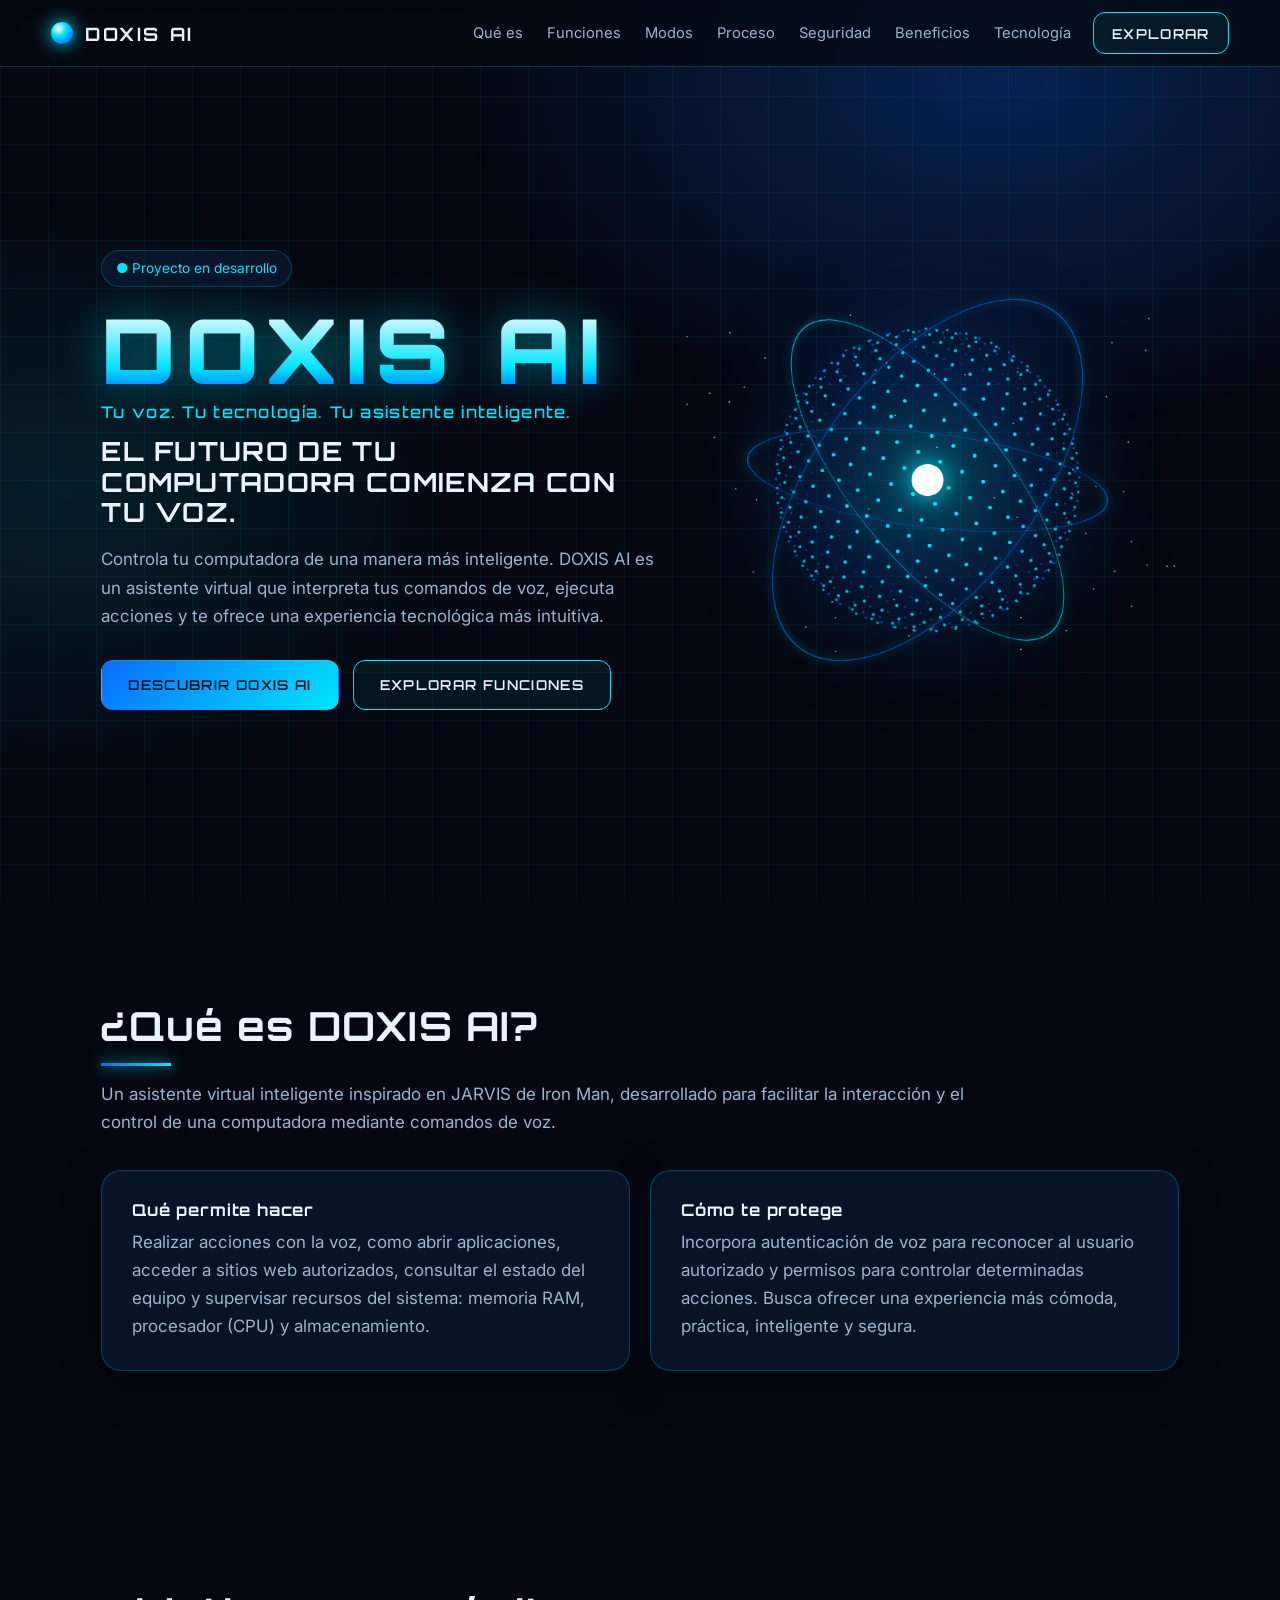
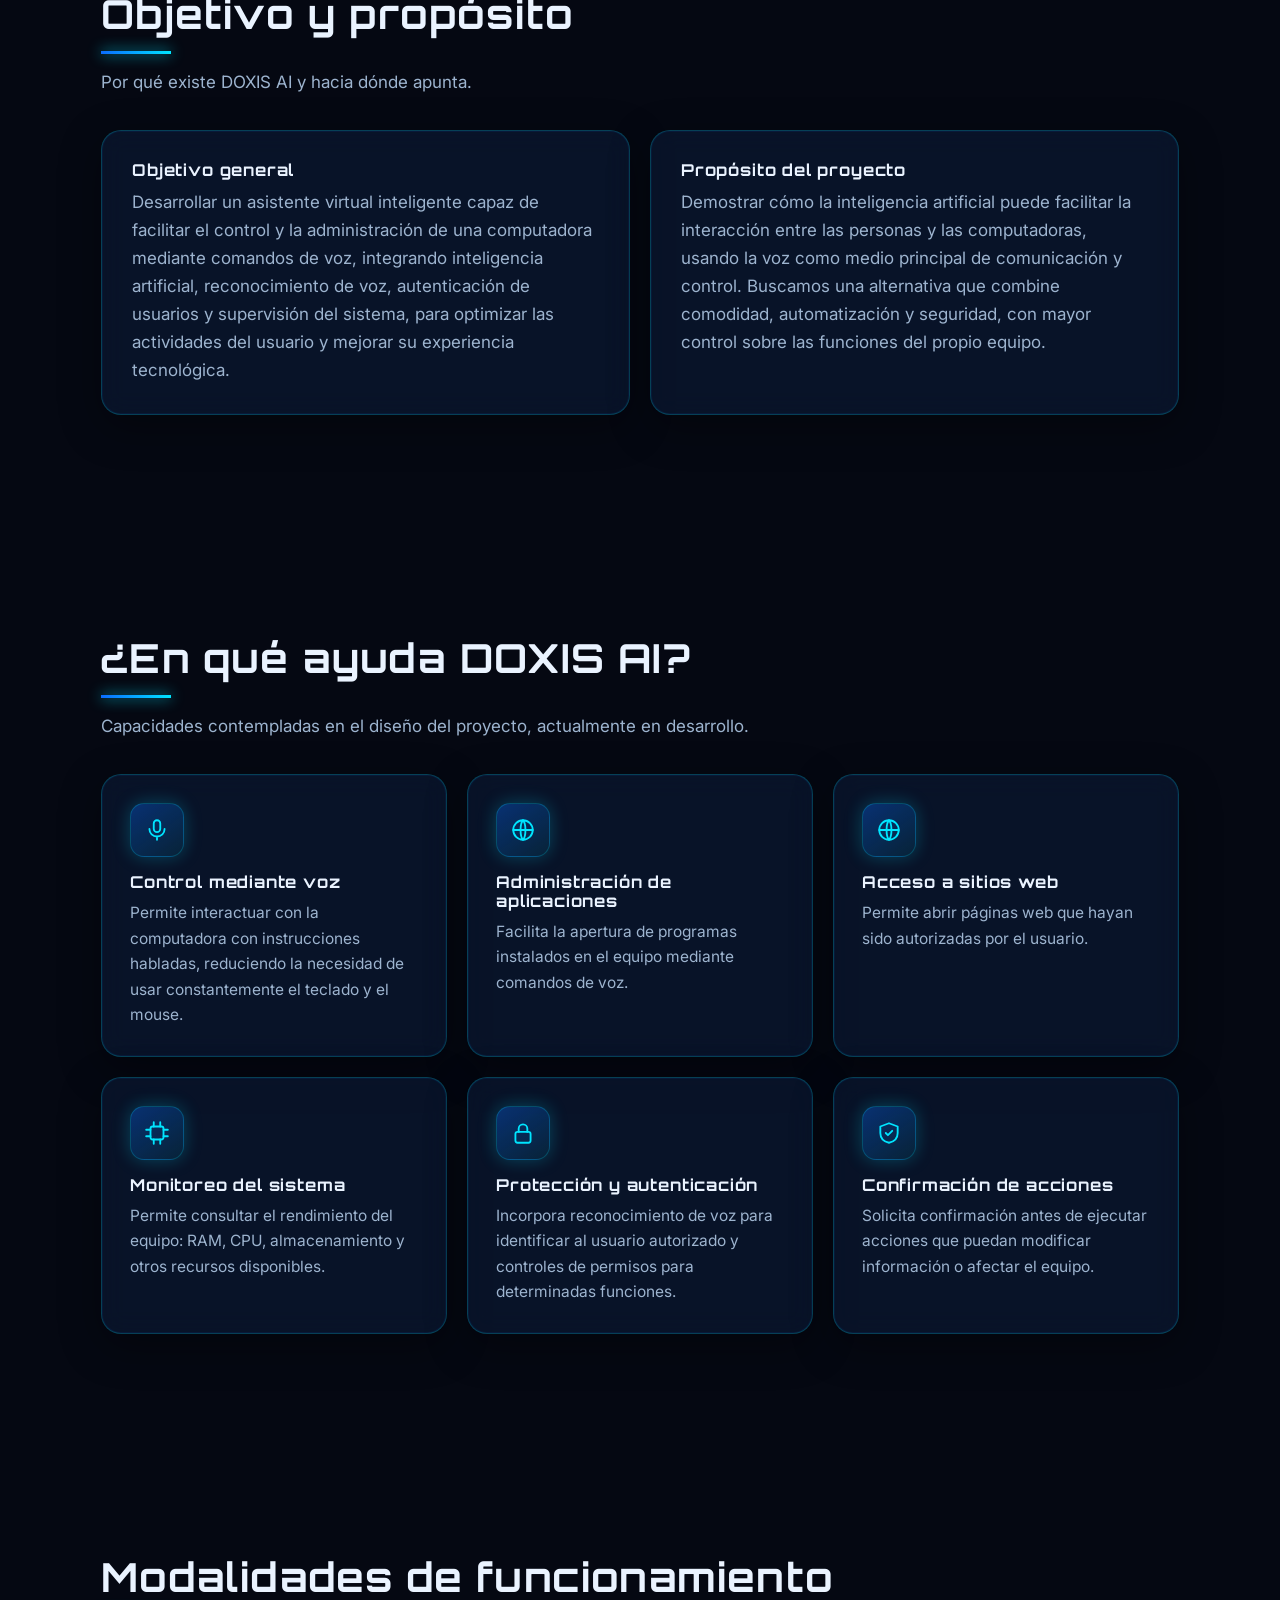
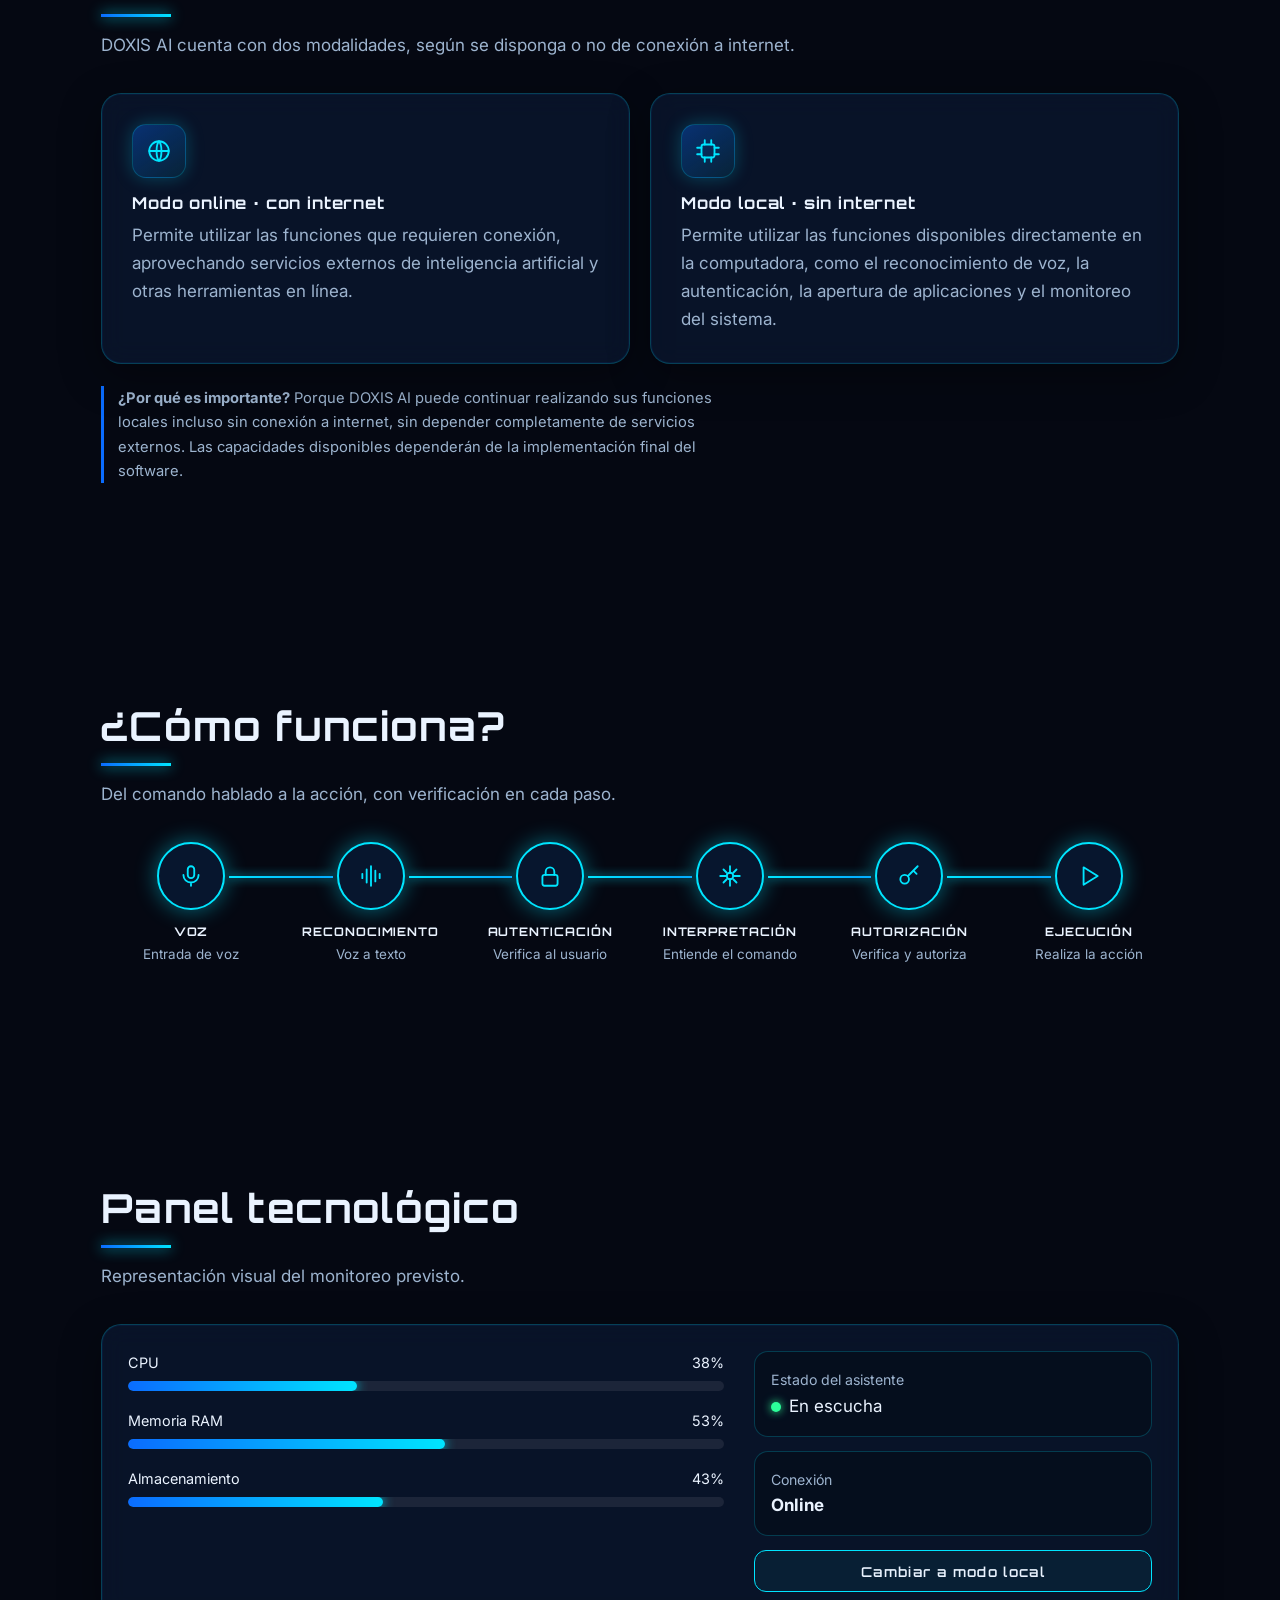
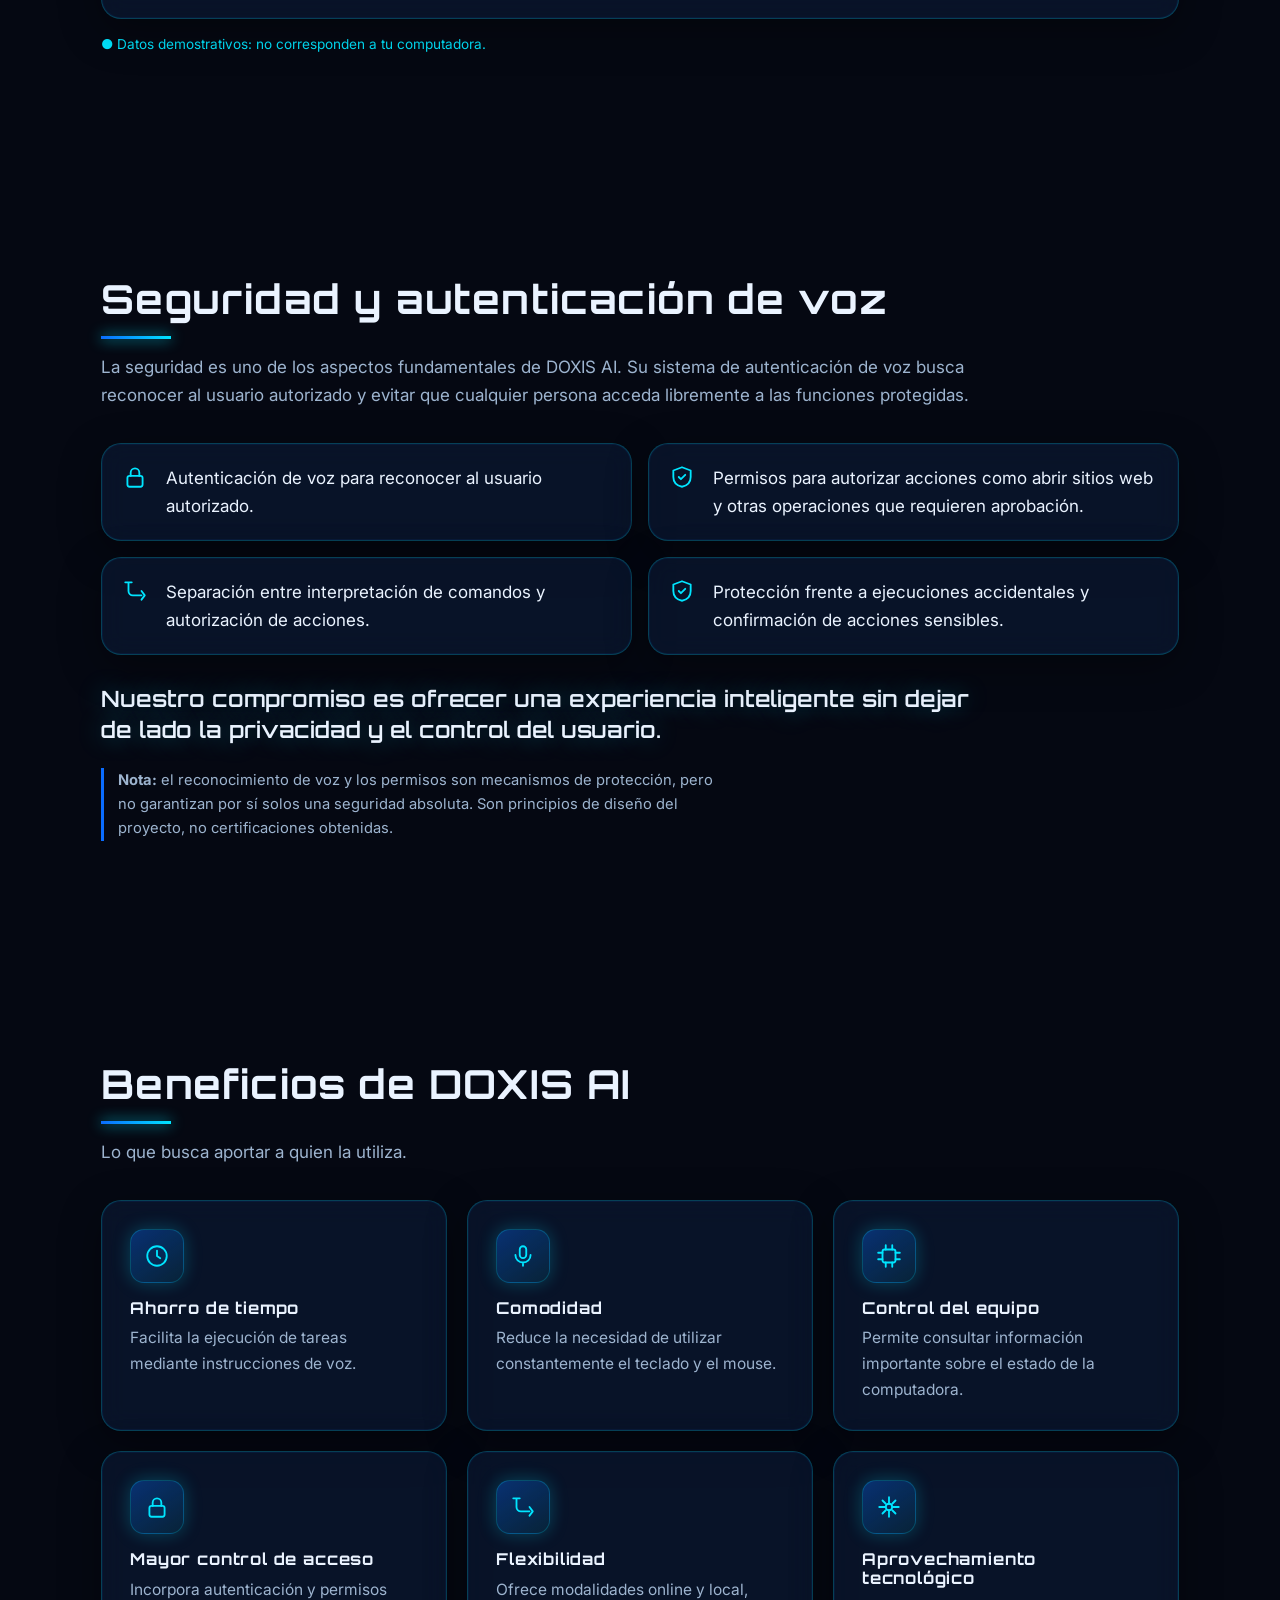
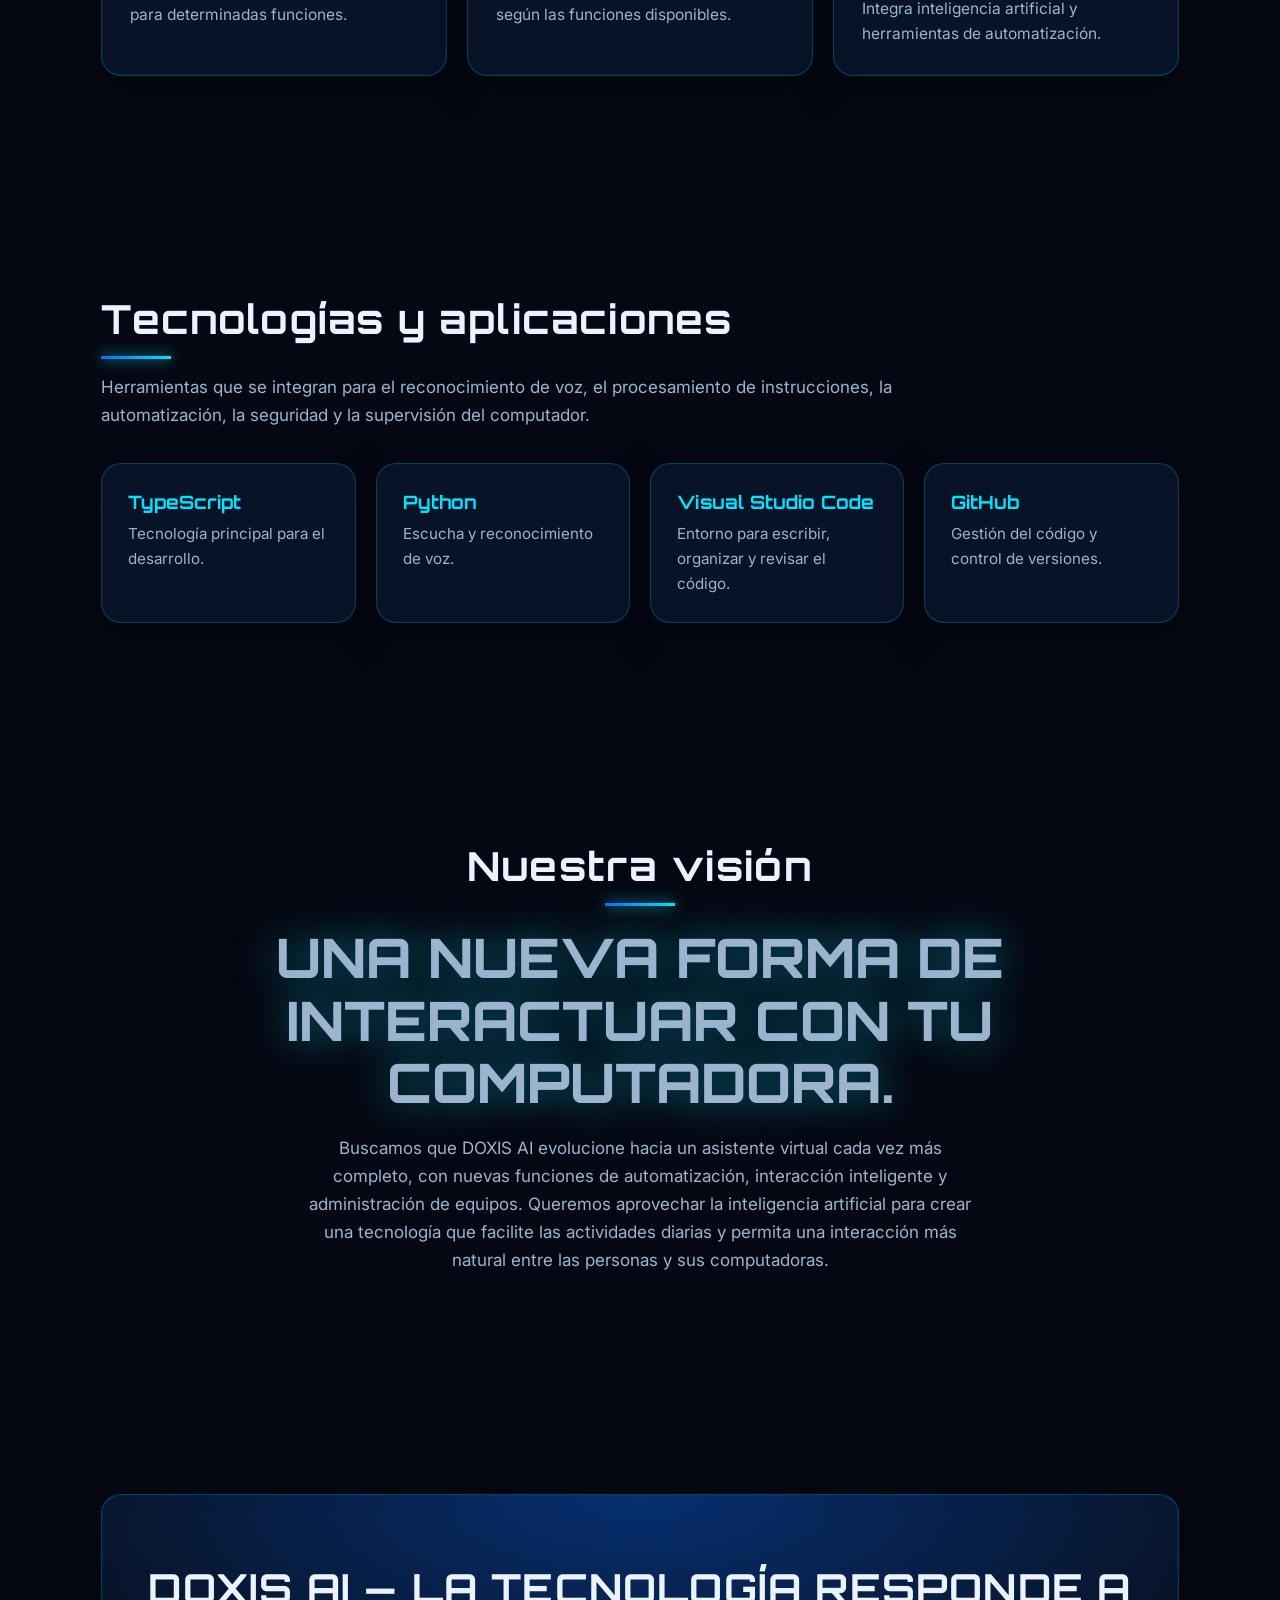
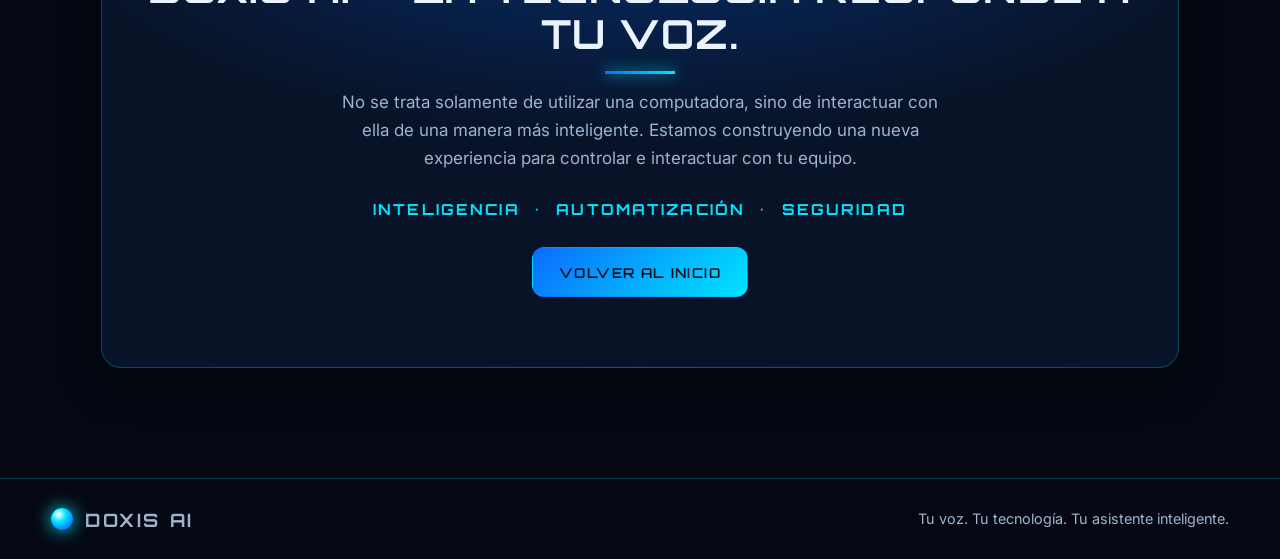
<file: index.html>
<!DOCTYPE html>
<html lang="es">
<head>
<meta charset="utf-8">
<meta name="viewport" content="width=device-width, initial-scale=1">
<title>DOXIS AI | El futuro de tu computadora comienza con tu voz</title>
<meta name="description" content="DOXIS AI es un asistente inteligente para computadora controlado mediante comandos de voz, con seguridad en cada acción.">
<meta name="theme-color" content="#050812">
<link rel="canonical" href="https://doxis-ia.com/">
<link rel="icon" href="favicon.svg" type="image/svg+xml">
<meta property="og:type" content="website"><meta property="og:title" content="DOXIS AI: el futuro de tu computadora comienza con tu voz"><meta property="og:description" content="Asistente inteligente para computadora controlado por voz."><meta property="og:url" content="https://doxis-ia.com/">
<link rel="preconnect" href="https://fonts.googleapis.com"><link rel="preconnect" href="https://fonts.gstatic.com" crossorigin>
<link rel="stylesheet" href="https://fonts.googleapis.com/css2?family=Inter:wght@400;600&family=Orbitron:wght@500;700;900&display=swap">
<link rel="stylesheet" href="styles.css">
</head>
<body>
<a class="skip" href="#main">Saltar al contenido</a>
<header><a class="brand" href="#inicio"><span class="orb"></span>DOXIS AI</a>
<nav id="menu" aria-label="Principal"><a href="#que-es">Qué es</a><a href="#funciones">Funciones</a><a href="#modos">Modos</a><a href="#proceso">Proceso</a><a href="#seguridad">Seguridad</a><a href="#beneficios">Beneficios</a><a href="#tecnologias">Tecnología</a></nav>
<a class="btn s" href="#que-es">EXPLORAR</a>
<button class="burger" aria-expanded="false" aria-controls="menu" aria-label="Abrir o cerrar menú">☰</button></header>
<main id="main">
<section class="hero" id="inicio"><div><span class="tag">● Proyecto en desarrollo</span><p class="word">DOXIS AI</p>
<p class="tagline">Tu voz. Tu tecnología. Tu asistente inteligente.</p><h1>EL FUTURO DE TU COMPUTADORA COMIENZA CON TU VOZ.</h1>
<p class="l">Controla tu computadora de una manera más inteligente. DOXIS AI es un asistente virtual que interpreta tus comandos de voz, ejecuta acciones y te ofrece una experiencia tecnológica más intuitiva.</p>
<div class="acts"><a class="btn p" href="#que-es">DESCUBRIR DOXIS AI</a><a class="btn" href="#funciones">EXPLORAR FUNCIONES</a></div></div>
<canvas id="core" width="700" height="700" role="img" aria-label="Esfera de inteligencia artificial animada"></canvas></section>
<section id="que-es"><h2 class="rv">¿Qué es DOXIS AI?</h2>
<p class="sub rv">Un asistente virtual inteligente inspirado en JARVIS de Iron Man, desarrollado para facilitar la interacción y el control de una computadora mediante comandos de voz.</p>
<div class="two"><article class="glass rv"><h3>Qué permite hacer</h3><p>Realizar acciones con la voz, como abrir aplicaciones, acceder a sitios web autorizados, consultar el estado del equipo y supervisar recursos del sistema: memoria RAM, procesador (CPU) y almacenamiento.</p></article>
<article class="glass rv"><h3>Cómo te protege</h3><p>Incorpora autenticación de voz para reconocer al usuario autorizado y permisos para controlar determinadas acciones. Busca ofrecer una experiencia más cómoda, práctica, inteligente y segura.</p></article></div></section>
<section id="objetivo"><h2 class="rv">Objetivo y propósito</h2><p class="sub rv">Por qué existe DOXIS AI y hacia dónde apunta.</p>
<div class="two"><article class="glass rv"><h3>Objetivo general</h3><p>Desarrollar un asistente virtual inteligente capaz de facilitar el control y la administración de una computadora mediante comandos de voz, integrando inteligencia artificial, reconocimiento de voz, autenticación de usuarios y supervisión del sistema, para optimizar las actividades del usuario y mejorar su experiencia tecnológica.</p></article>
<article class="glass rv"><h3>Propósito del proyecto</h3><p>Demostrar cómo la inteligencia artificial puede facilitar la interacción entre las personas y las computadoras, usando la voz como medio principal de comunicación y control. Buscamos una alternativa que combine comodidad, automatización y seguridad, con mayor control sobre las funciones del propio equipo.</p></article></div></section>
<section id="funciones"><h2 class="rv">¿En qué ayuda DOXIS AI?</h2><p class="sub rv">Capacidades contempladas en el diseño del proyecto, actualmente en desarrollo.</p>
<div class="grid"><article class="glass card rv"><div class="ico"><svg class="i" viewBox="0 0 24 24" aria-hidden="true"><rect x="9" y="3" width="6" height="11" rx="3"/><path d="M5 11a7 7 0 0 0 14 0M12 18v3"/></svg></div><h3>Control mediante voz</h3><p>Permite interactuar con la computadora con instrucciones habladas, reduciendo la necesidad de usar constantemente el teclado y el mouse.</p></article><article class="glass card rv"><div class="ico"><svg class="i" viewBox="0 0 24 24" aria-hidden="true"><circle cx="12" cy="12" r="9"/><path d="M3 12h18M12 3c3 3 3 15 0 18M12 3c-3 3-3 15 0 18"/></svg></div><h3>Administración de aplicaciones</h3><p>Facilita la apertura de programas instalados en el equipo mediante comandos de voz.</p></article><article class="glass card rv"><div class="ico"><svg class="i" viewBox="0 0 24 24" aria-hidden="true"><circle cx="12" cy="12" r="9"/><path d="M3 12h18M12 3c3 3 3 15 0 18M12 3c-3 3-3 15 0 18"/></svg></div><h3>Acceso a sitios web</h3><p>Permite abrir páginas web que hayan sido autorizadas por el usuario.</p></article><article class="glass card rv"><div class="ico"><svg class="i" viewBox="0 0 24 24" aria-hidden="true"><rect x="6" y="6" width="12" height="12" rx="2"/><path d="M9 2v4M15 2v4M9 18v4M15 18v4M2 9h4M2 15h4M18 9h4M18 15h4"/></svg></div><h3>Monitoreo del sistema</h3><p>Permite consultar el rendimiento del equipo: RAM, CPU, almacenamiento y otros recursos disponibles.</p></article><article class="glass card rv"><div class="ico"><svg class="i" viewBox="0 0 24 24" aria-hidden="true"><rect x="5" y="11" width="14" height="10" rx="2"/><path d="M8 11V8a4 4 0 0 1 8 0v3"/></svg></div><h3>Protección y autenticación</h3><p>Incorpora reconocimiento de voz para identificar al usuario autorizado y controles de permisos para determinadas funciones.</p></article><article class="glass card rv"><div class="ico"><svg class="i" viewBox="0 0 24 24" aria-hidden="true"><path d="M12 3l8 3v6c0 5-3.5 8-8 9-4.5-1-8-4-8-9V6z"/><path d="M9 12l2 2 4-4"/></svg></div><h3>Confirmación de acciones</h3><p>Solicita confirmación antes de ejecutar acciones que puedan modificar información o afectar el equipo.</p></article></div></section>
<section id="modos"><h2 class="rv">Modalidades de funcionamiento</h2><p class="sub rv">DOXIS AI cuenta con dos modalidades, según se disponga o no de conexión a internet.</p>
<div class="two"><article class="glass rv"><div class="ico"><svg class="i" viewBox="0 0 24 24" aria-hidden="true"><circle cx="12" cy="12" r="9"/><path d="M3 12h18M12 3c3 3 3 15 0 18M12 3c-3 3-3 15 0 18"/></svg></div><h3>Modo online · con internet</h3><p>Permite utilizar las funciones que requieren conexión, aprovechando servicios externos de inteligencia artificial y otras herramientas en línea.</p></article>
<article class="glass rv"><div class="ico"><svg class="i" viewBox="0 0 24 24" aria-hidden="true"><rect x="6" y="6" width="12" height="12" rx="2"/><path d="M9 2v4M15 2v4M9 18v4M15 18v4M2 9h4M2 15h4M18 9h4M18 15h4"/></svg></div><h3>Modo local · sin internet</h3><p>Permite utilizar las funciones disponibles directamente en la computadora, como el reconocimiento de voz, la autenticación, la apertura de aplicaciones y el monitoreo del sistema.</p></article></div>
<p class="note rv"><b>¿Por qué es importante?</b> Porque DOXIS AI puede continuar realizando sus funciones locales incluso sin conexión a internet, sin depender completamente de servicios externos. Las capacidades disponibles dependerán de la implementación final del software.</p></section>
<section id="proceso"><h2 class="rv">¿Cómo funciona?</h2><p class="sub rv">Del comando hablado a la acción, con verificación en cada paso.</p>
<ol class="flow"><li class="rv"><div class="node"><svg class="i" viewBox="0 0 24 24" aria-hidden="true"><rect x="9" y="3" width="6" height="11" rx="3"/><path d="M5 11a7 7 0 0 0 14 0M12 18v3"/></svg></div><div><b>VOZ</b><span>Entrada de voz</span></div></li><li class="rv"><div class="node"><svg class="i" viewBox="0 0 24 24" aria-hidden="true"><path d="M4 10v4M8 6v12M12 3v18M16 7v10M20 10v4"/></svg></div><div><b>RECONOCIMIENTO</b><span>Voz a texto</span></div></li><li class="rv"><div class="node"><svg class="i" viewBox="0 0 24 24" aria-hidden="true"><rect x="5" y="11" width="14" height="10" rx="2"/><path d="M8 11V8a4 4 0 0 1 8 0v3"/></svg></div><div><b>AUTENTICACIÓN</b><span>Verifica al usuario</span></div></li><li class="rv"><div class="node"><svg class="i" viewBox="0 0 24 24" aria-hidden="true"><circle cx="12" cy="12" r="3"/><path d="M12 3v6M12 15v6M3 12h6M15 12h6M6 6l3 3M15 15l3 3M18 6l-3 3M9 15l-3 3"/></svg></div><div><b>INTERPRETACIÓN</b><span>Entiende el comando</span></div></li><li class="rv"><div class="node"><svg class="i" viewBox="0 0 24 24" aria-hidden="true"><circle cx="8" cy="15" r="4"/><path d="M11 12l9-9M16 7l3 3"/></svg></div><div><b>AUTORIZACIÓN</b><span>Verifica y autoriza</span></div></li><li class="rv"><div class="node"><svg class="i" viewBox="0 0 24 24" aria-hidden="true"><path d="M7 4l13 8-13 8z"/></svg></div><div><b>EJECUCIÓN</b><span>Realiza la acción</span></div></li></ol></section>
<section id="panel"><h2 class="rv">Panel tecnológico</h2><p class="sub rv">Representación visual del monitoreo previsto.</p>
<div class="glass dash rv"><div>
<div class="bar"><div><span>CPU</span><span id="cpuv"></span></div><div class="trk"><div class="fill" id="cpu"></div></div></div>
<div class="bar"><div><span>Memoria RAM</span><span id="ramv"></span></div><div class="trk"><div class="fill" id="ram"></div></div></div>
<div class="bar"><div><span>Almacenamiento</span><span id="diskv"></span></div><div class="trk"><div class="fill" id="disk"></div></div></div></div>
<div class="st"><div><small>Estado del asistente</small><span class="dot"></span>En escucha</div><div><small>Conexión</small><b id="mode">Online</b></div><button class="btn s" id="sw" data-m="online">Cambiar a modo local</button></div></div>
<p class="demo">● Datos demostrativos: no corresponden a tu computadora.</p></section>
<section id="seguridad"><h2 class="rv">Seguridad y autenticación de voz</h2><p class="sub rv">La seguridad es uno de los aspectos fundamentales de DOXIS AI. Su sistema de autenticación de voz busca reconocer al usuario autorizado y evitar que cualquier persona acceda libremente a las funciones protegidas.</p>
<ul class="ticks"><li class="glass rv"><svg class="i" viewBox="0 0 24 24" aria-hidden="true"><rect x="5" y="11" width="14" height="10" rx="2"/><path d="M8 11V8a4 4 0 0 1 8 0v3"/></svg>Autenticación de voz para reconocer al usuario autorizado.</li><li class="glass rv"><svg class="i" viewBox="0 0 24 24" aria-hidden="true"><path d="M12 3l8 3v6c0 5-3.5 8-8 9-4.5-1-8-4-8-9V6z"/><path d="M9 12l2 2 4-4"/></svg>Permisos para autorizar acciones como abrir sitios web y otras operaciones que requieren aprobación.</li><li class="glass rv"><svg class="i" viewBox="0 0 24 24" aria-hidden="true"><path d="M6 4v8a4 4 0 0 0 4 4h8M18 12l3 4-3 4M6 4H3M6 4h3"/></svg>Separación entre interpretación de comandos y autorización de acciones.</li><li class="glass rv"><svg class="i" viewBox="0 0 24 24" aria-hidden="true"><path d="M12 3l8 3v6c0 5-3.5 8-8 9-4.5-1-8-4-8-9V6z"/><path d="M9 12l2 2 4-4"/></svg>Protección frente a ejecuciones accidentales y confirmación de acciones sensibles.</li></ul>
<p class="quote rv">Nuestro compromiso es ofrecer una experiencia inteligente sin dejar de lado la privacidad y el control del usuario.</p>
<p class="note rv"><b>Nota:</b> el reconocimiento de voz y los permisos son mecanismos de protección, pero no garantizan por sí solos una seguridad absoluta. Son principios de diseño del proyecto, no certificaciones obtenidas.</p></section>
<section id="beneficios"><h2 class="rv">Beneficios de DOXIS AI</h2><p class="sub rv">Lo que busca aportar a quien la utiliza.</p>
<div class="grid"><article class="glass card rv"><div class="ico"><svg class="i" viewBox="0 0 24 24" aria-hidden="true"><circle cx="12" cy="12" r="9"/><path d="M12 7v5l3 2"/></svg></div><h3>Ahorro de tiempo</h3><p>Facilita la ejecución de tareas mediante instrucciones de voz.</p></article><article class="glass card rv"><div class="ico"><svg class="i" viewBox="0 0 24 24" aria-hidden="true"><rect x="9" y="3" width="6" height="11" rx="3"/><path d="M5 11a7 7 0 0 0 14 0M12 18v3"/></svg></div><h3>Comodidad</h3><p>Reduce la necesidad de utilizar constantemente el teclado y el mouse.</p></article><article class="glass card rv"><div class="ico"><svg class="i" viewBox="0 0 24 24" aria-hidden="true"><rect x="6" y="6" width="12" height="12" rx="2"/><path d="M9 2v4M15 2v4M9 18v4M15 18v4M2 9h4M2 15h4M18 9h4M18 15h4"/></svg></div><h3>Control del equipo</h3><p>Permite consultar información importante sobre el estado de la computadora.</p></article><article class="glass card rv"><div class="ico"><svg class="i" viewBox="0 0 24 24" aria-hidden="true"><rect x="5" y="11" width="14" height="10" rx="2"/><path d="M8 11V8a4 4 0 0 1 8 0v3"/></svg></div><h3>Mayor control de acceso</h3><p>Incorpora autenticación y permisos para determinadas funciones.</p></article><article class="glass card rv"><div class="ico"><svg class="i" viewBox="0 0 24 24" aria-hidden="true"><path d="M6 4v8a4 4 0 0 0 4 4h8M18 12l3 4-3 4M6 4H3M6 4h3"/></svg></div><h3>Flexibilidad</h3><p>Ofrece modalidades online y local, según las funciones disponibles.</p></article><article class="glass card rv"><div class="ico"><svg class="i" viewBox="0 0 24 24" aria-hidden="true"><circle cx="12" cy="12" r="3"/><path d="M12 3v6M12 15v6M3 12h6M15 12h6M6 6l3 3M15 15l3 3M18 6l-3 3M9 15l-3 3"/></svg></div><h3>Aprovechamiento tecnológico</h3><p>Integra inteligencia artificial y herramientas de automatización.</p></article></div></section>
<section id="tecnologias"><h2 class="rv">Tecnologías y aplicaciones</h2><p class="sub rv">Herramientas que se integran para el reconocimiento de voz, el procesamiento de instrucciones, la automatización, la seguridad y la supervisión del computador.</p>
<div class="tech"><article class="glass rv"><b>TypeScript</b><p>Tecnología principal para el desarrollo.</p></article><article class="glass rv"><b>Python</b><p>Escucha y reconocimiento de voz.</p></article><article class="glass rv"><b>Visual Studio Code</b><p>Entorno para escribir, organizar y revisar el código.</p></article><article class="glass rv"><b>GitHub</b><p>Gestión del código y control de versiones.</p></article></div></section>
<section class="vis" id="vision"><h2 class="rv">Nuestra visión</h2><p class="big rv">UNA NUEVA FORMA DE INTERACTUAR CON TU COMPUTADORA.</p><p class="rv">Buscamos que DOXIS AI evolucione hacia un asistente virtual cada vez más completo, con nuevas funciones de automatización, interacción inteligente y administración de equipos. Queremos aprovechar la inteligencia artificial para crear una tecnología que facilite las actividades diarias y permita una interacción más natural entre las personas y sus computadoras.</p></section>
<section class="cta"><div class="glass rv"><h2>DOXIS AI — LA TECNOLOGÍA RESPONDE A TU VOZ.</h2><p>No se trata solamente de utilizar una computadora, sino de interactuar con ella de una manera más inteligente. Estamos construyendo una nueva experiencia para controlar e interactuar con tu equipo.</p><p class="trio">INTELIGENCIA &nbsp;•&nbsp; AUTOMATIZACIÓN &nbsp;•&nbsp; SEGURIDAD</p><a class="btn p" href="#inicio">VOLVER AL INICIO</a></div></section>
</main>
<footer><span class="brand"><span class="orb"></span>DOXIS AI</span><span>Tu voz. Tu tecnología. Tu asistente inteligente.</span></footer>
<script src="script.js" defer></script>
</body></html>
</file>
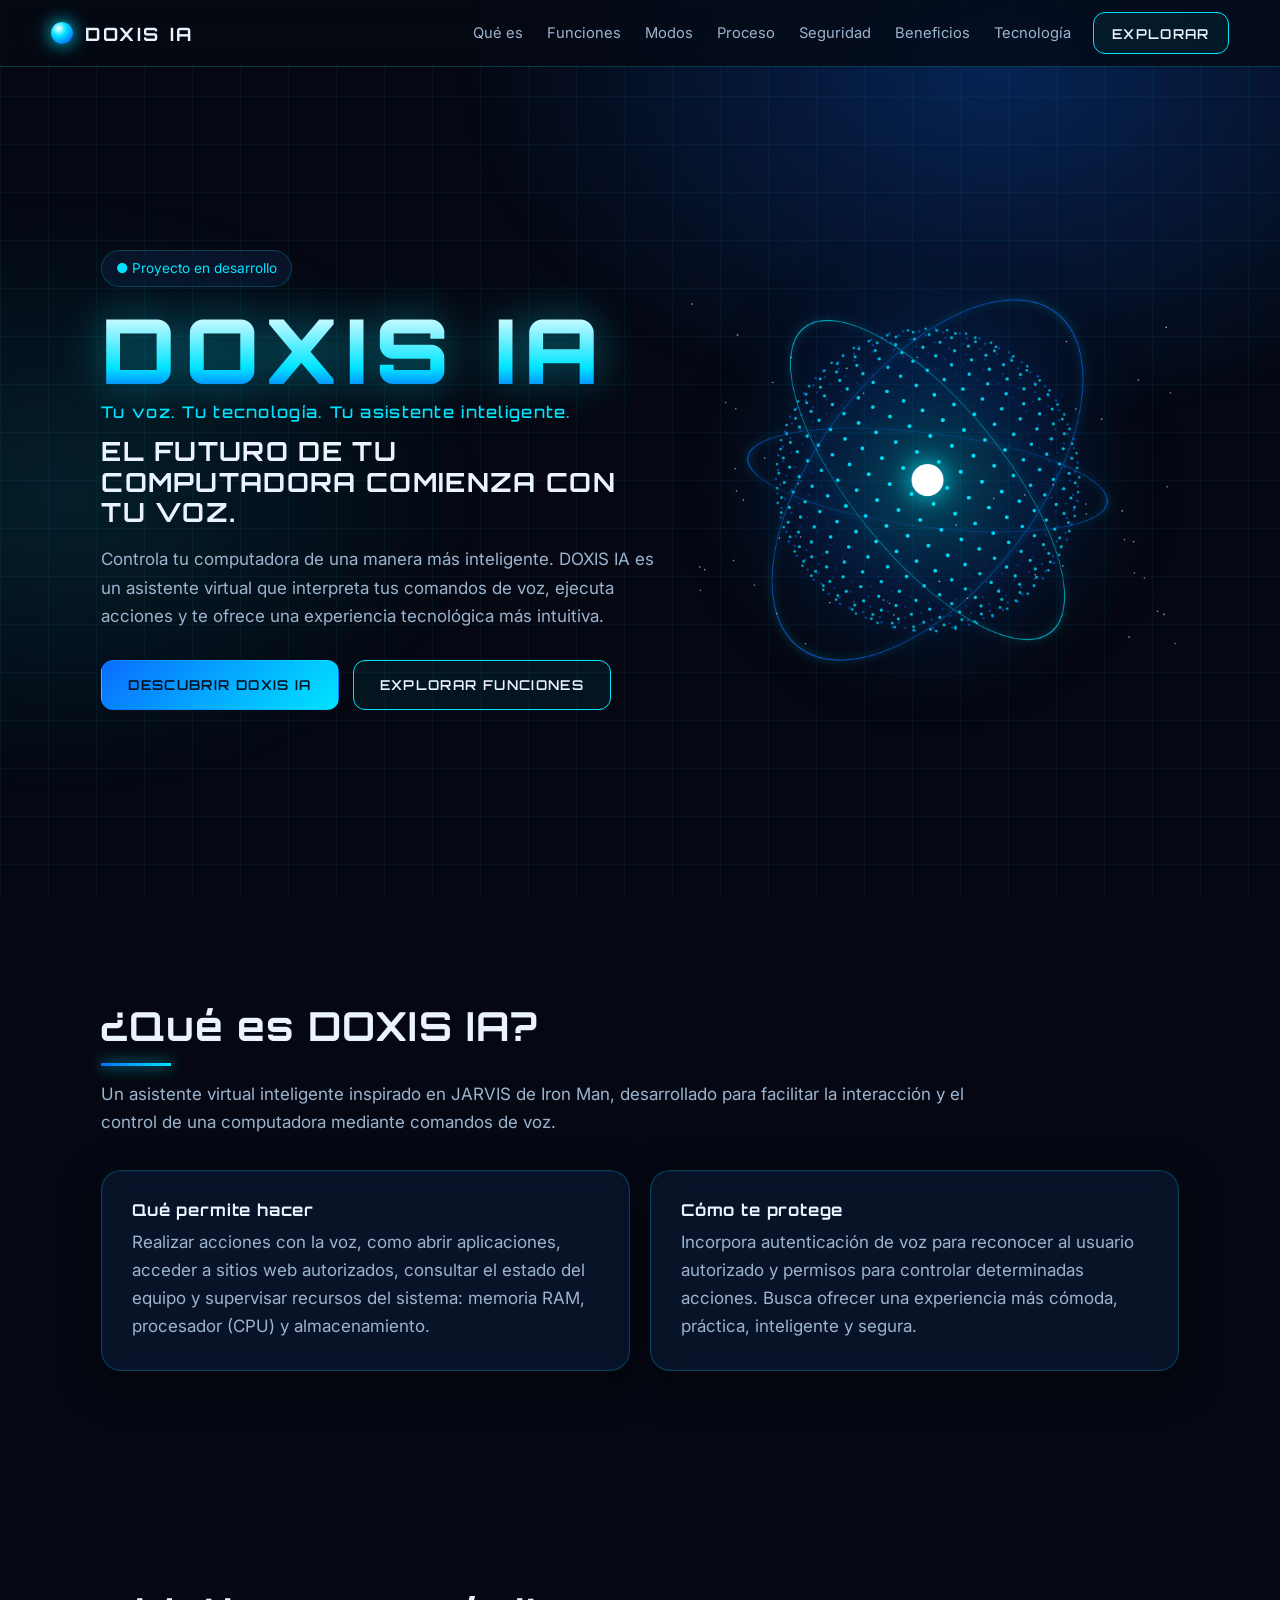
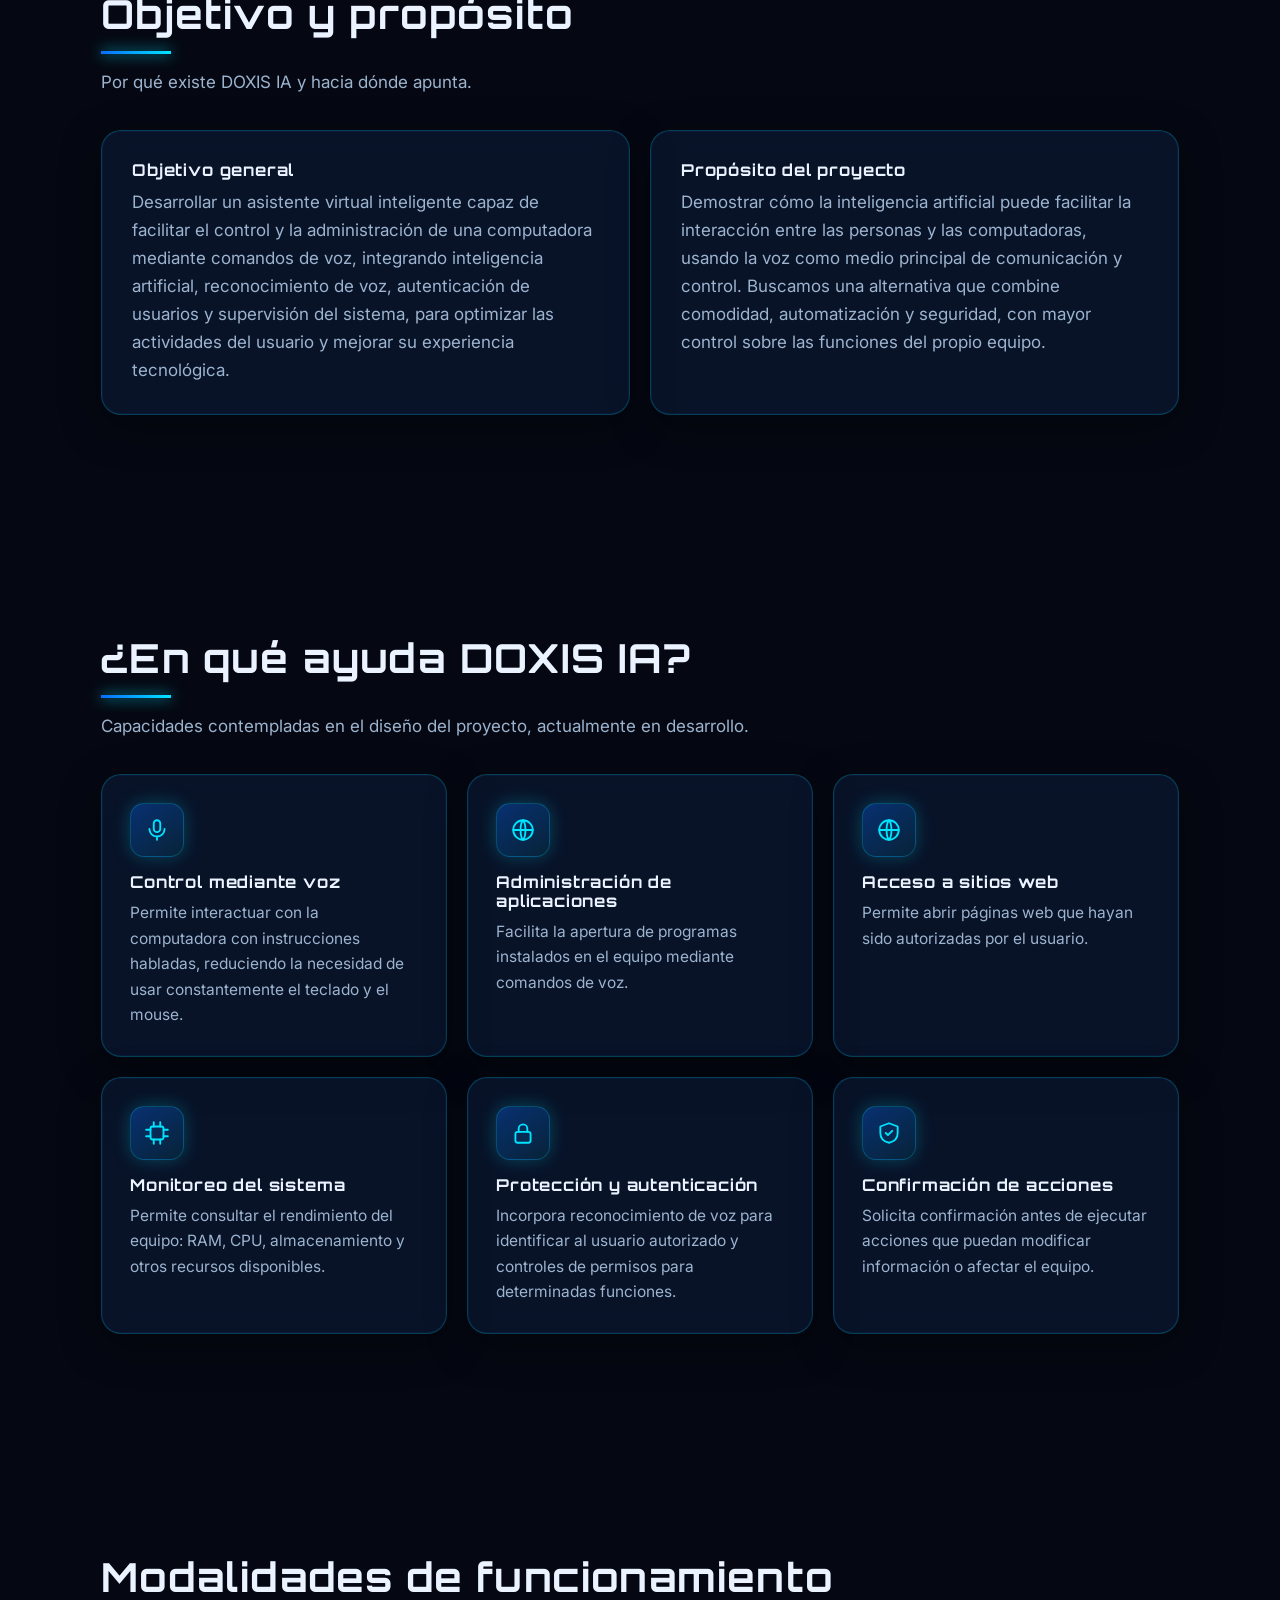
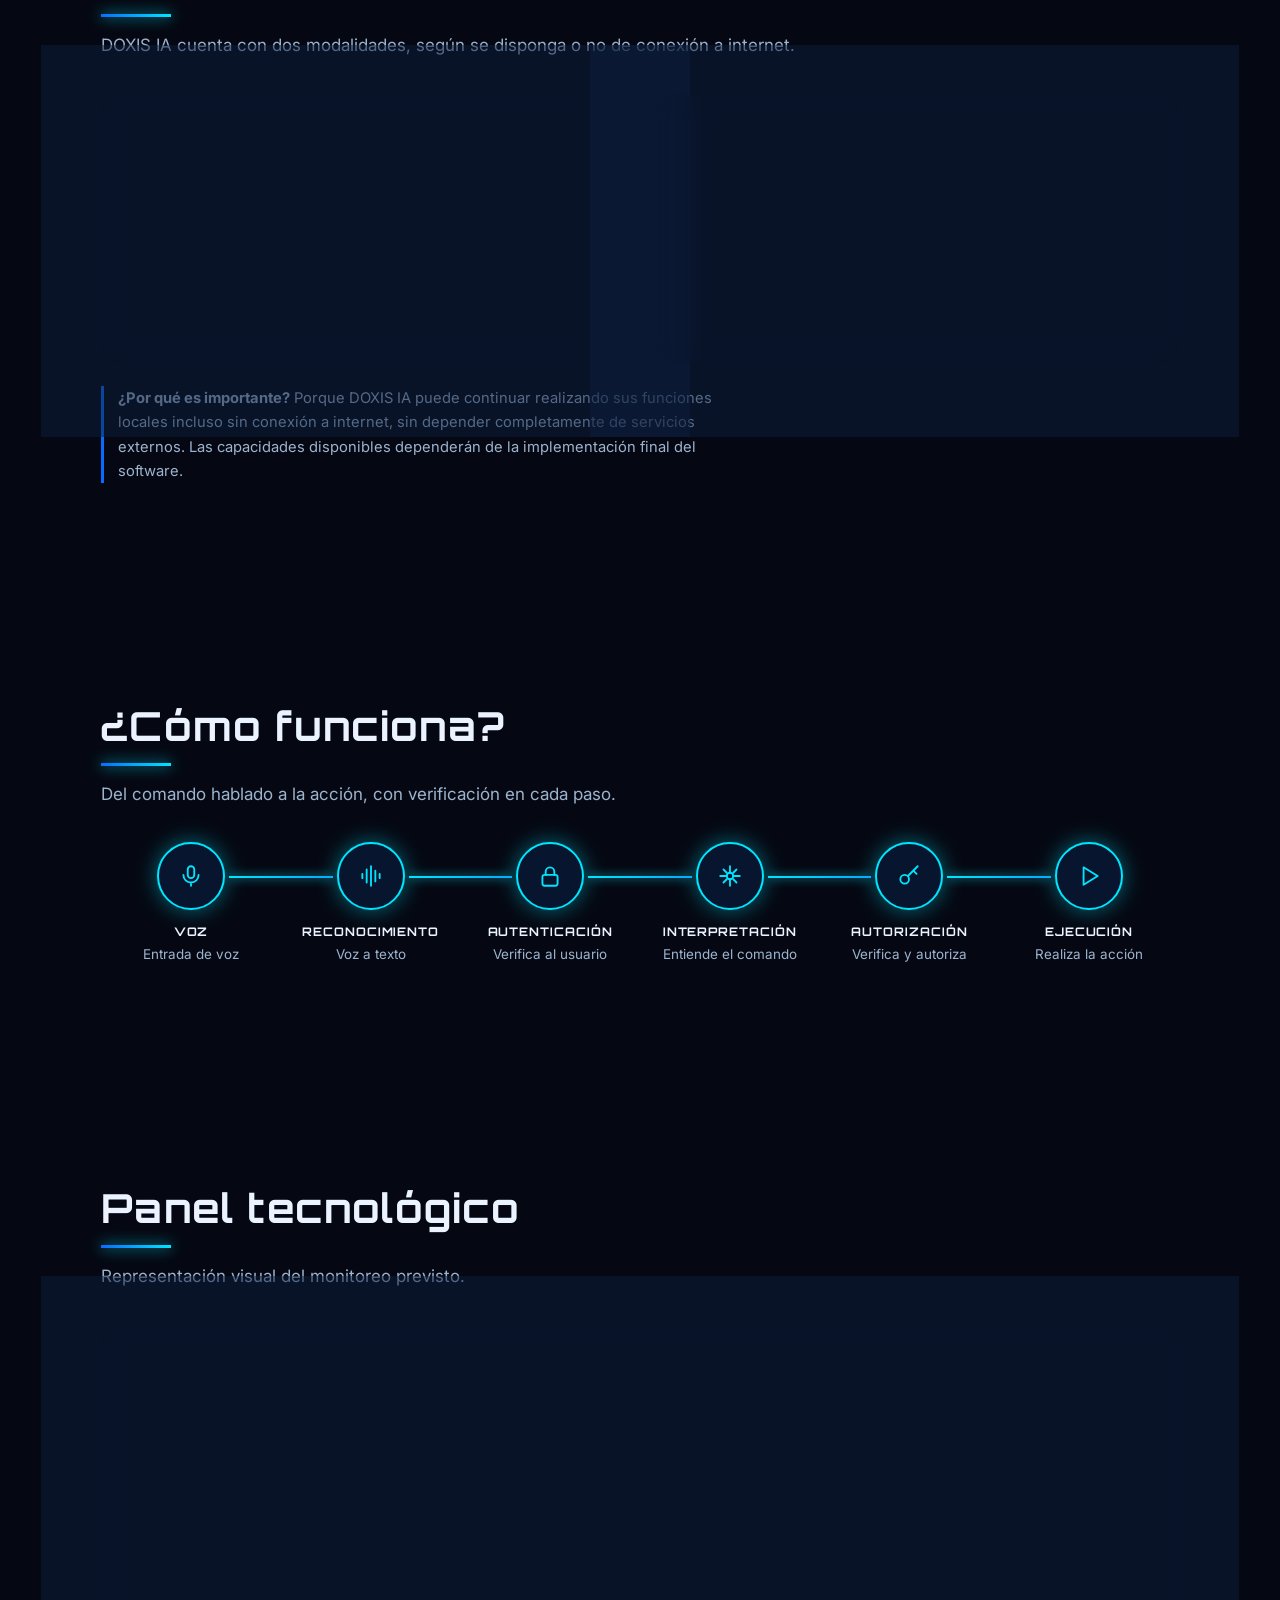
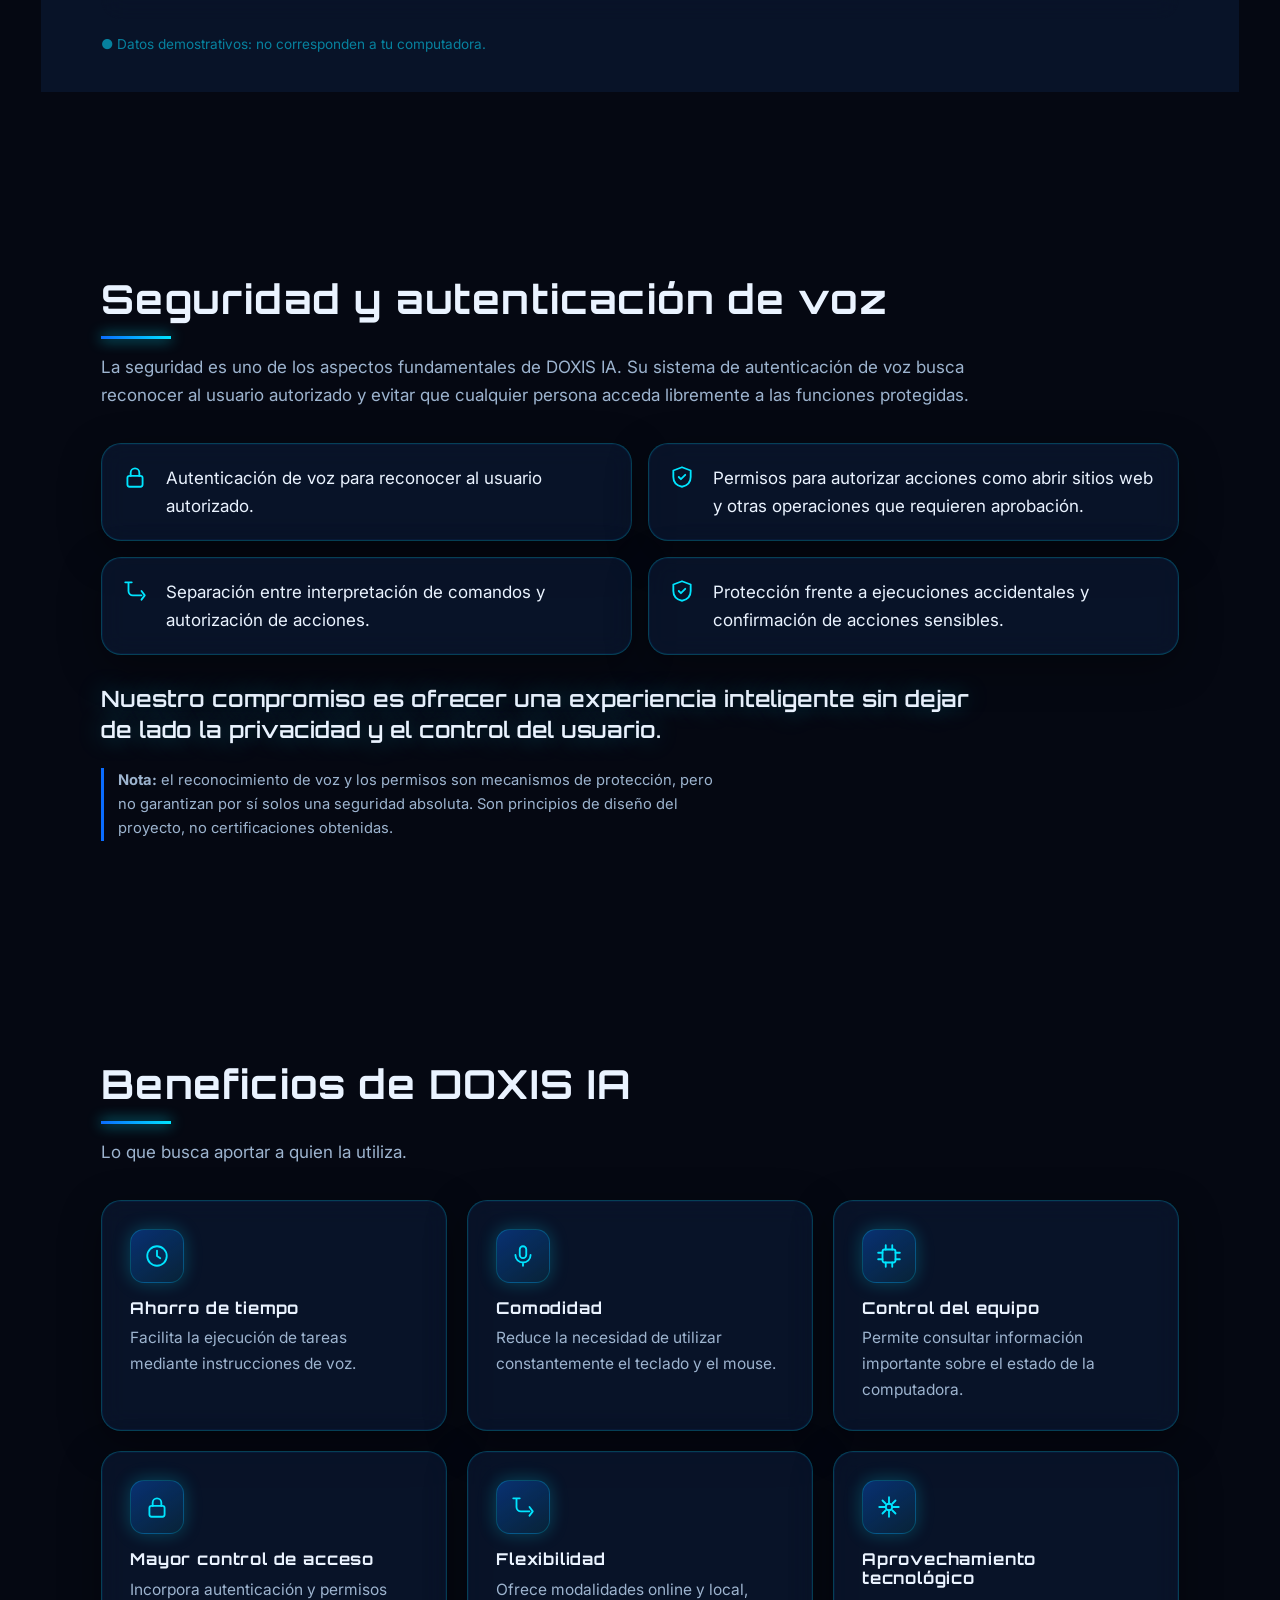
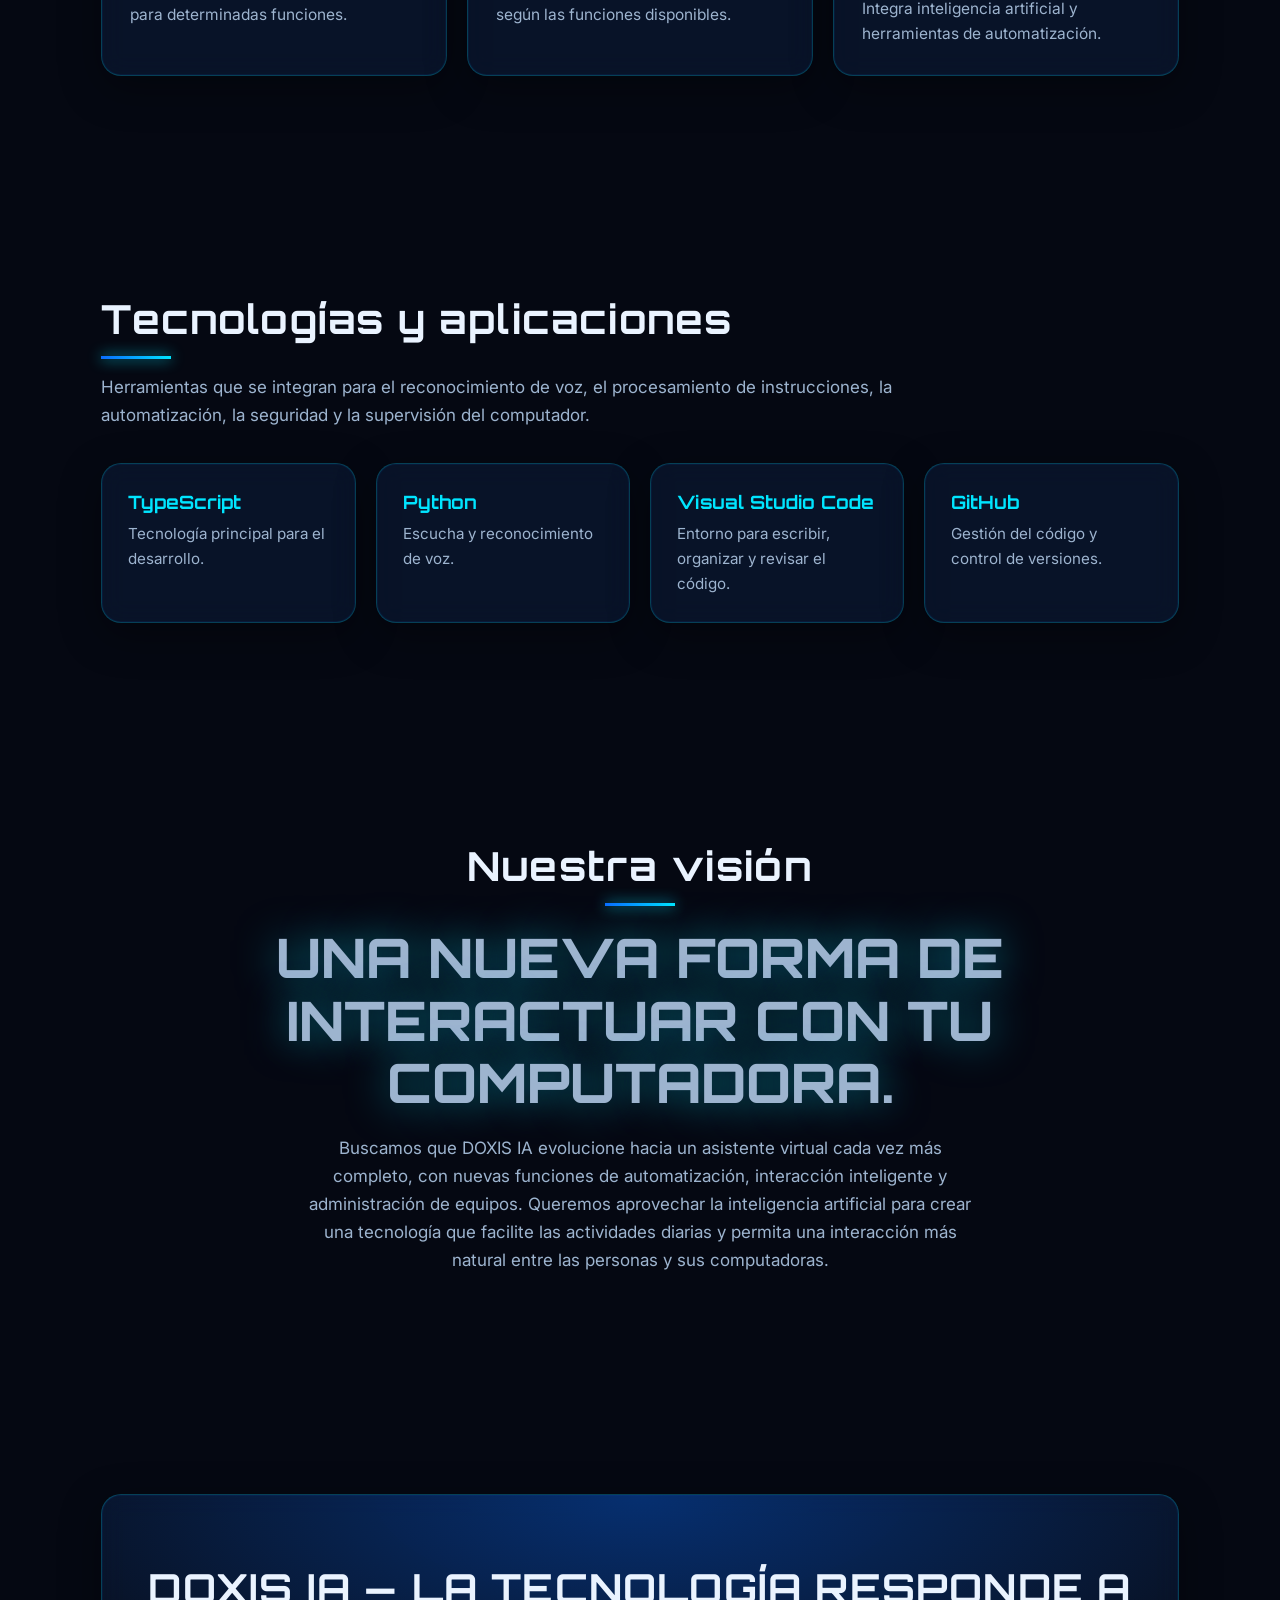
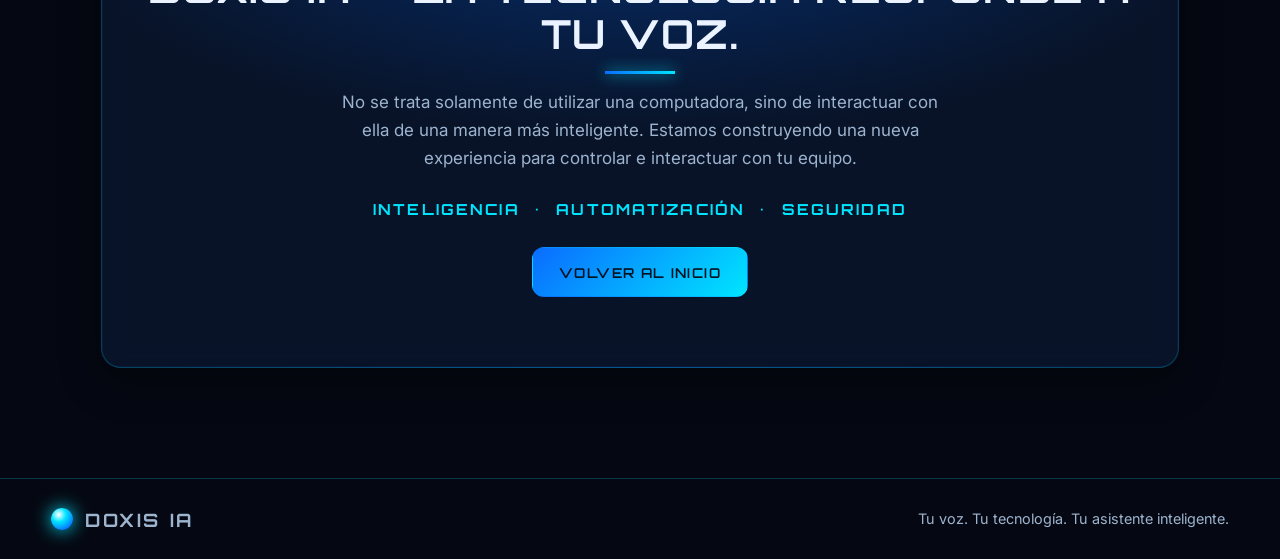
<file: standalone.html>
<!DOCTYPE html>
<html lang="es">
<head>
<meta charset="utf-8">
<meta name="viewport" content="width=device-width, initial-scale=1">
<title>DOXIS IA | El futuro de tu computadora comienza con tu voz</title>
<meta name="description" content="DOXIS IA es un asistente inteligente para computadora controlado mediante comandos de voz, con seguridad en cada acción.">
<meta name="theme-color" content="#050812">
<link rel="canonical" href="https://doxis-ia.com/">
<link rel="icon" href="favicon.svg" type="image/svg+xml">
<meta property="og:type" content="website"><meta property="og:title" content="DOXIS IA: el futuro de tu computadora comienza con tu voz"><meta property="og:description" content="Asistente inteligente para computadora controlado por voz."><meta property="og:url" content="https://doxis-ia.com/">
<link rel="preconnect" href="https://fonts.googleapis.com"><link rel="preconnect" href="https://fonts.gstatic.com" crossorigin>
<link rel="stylesheet" href="https://fonts.googleapis.com/css2?family=Inter:wght@400;600&family=Orbitron:wght@500;700;900&display=swap">
<style>:root{--bg:#050812;--blue:#0a6cff;--cyan:#00e5ff;--tx:#eaf3ff;--mu:#9db4cf;--ln:rgba(0,229,255,.22);--gl:rgba(12,30,62,.5);--dsp:"Orbitron","Eurostile","Bahnschrift","Segoe UI",system-ui,sans-serif}
*{box-sizing:border-box;margin:0}
html{scroll-behavior:smooth;scroll-padding-top:80px}
body{background:var(--bg);color:var(--tx);font:17px/1.65 "Inter","Segoe UI",system-ui,-apple-system,Roboto,sans-serif;overflow-x:hidden;-webkit-font-smoothing:antialiased}
body:before{content:"";position:fixed;inset:0;z-index:-1;background:radial-gradient(900px 600px at 78% 8%,rgba(10,108,255,.28),transparent 60%),radial-gradient(700px 500px at 5% 55%,rgba(0,229,255,.1),transparent 60%),linear-gradient(rgba(0,229,255,.05) 1px,transparent 1px) 0 0/48px 48px,linear-gradient(90deg,rgba(0,229,255,.05) 1px,transparent 1px) 0 0/48px 48px}
a{color:inherit;text-decoration:none}svg.i{width:26px;height:26px;fill:none;stroke:currentColor;stroke-width:1.7;stroke-linecap:round;stroke-linejoin:round}
:focus-visible{outline:3px solid var(--cyan);outline-offset:3px;border-radius:8px}
.skip{position:absolute;left:-999px;top:8px;background:var(--cyan);color:#001;padding:8px 14px;z-index:99}.skip:focus{left:8px}
header{position:sticky;top:0;z-index:30;display:flex;align-items:center;gap:22px;padding:12px clamp(18px,4vw,56px);background:rgba(5,8,18,.75);backdrop-filter:blur(14px);border-bottom:1px solid var(--ln)}
.brand{font:700 1.15rem var(--dsp);letter-spacing:.14em;display:flex;align-items:center;gap:12px;margin-right:auto}
.orb{width:22px;height:22px;border-radius:50%;background:radial-gradient(circle at 35% 30%,#fff,var(--cyan) 35%,var(--blue) 80%);box-shadow:0 0 18px var(--cyan)}
nav{display:flex;gap:24px;font-size:.92rem;color:var(--mu)}nav a{transition:color .2s}nav a:hover{color:var(--cyan)}
.btn{position:relative;overflow:hidden;display:inline-flex;align-items:center;justify-content:center;min-height:50px;padding:0 26px;border-radius:12px;border:1px solid var(--cyan);font:600 .85rem var(--dsp);letter-spacing:.1em;background:rgba(0,229,255,.06);color:var(--tx);cursor:pointer;transition:transform .25s,box-shadow .25s}
.btn:before{content:"";position:absolute;inset:0;background:linear-gradient(110deg,transparent 30%,rgba(255,255,255,.35),transparent 70%);transform:translateX(-120%);transition:transform .6s}
.btn:hover:before{transform:translateX(120%)}.btn:hover{transform:translateY(-3px);box-shadow:0 0 30px rgba(0,229,255,.45)}
.btn.p{background:linear-gradient(135deg,var(--blue),var(--cyan));color:#00111f;border-color:transparent}.btn.s{min-height:42px;padding:0 18px}
.burger{display:none;width:46px;height:46px;border:1px solid var(--ln);border-radius:12px;background:var(--gl);color:var(--tx);cursor:pointer;font-size:1.3rem}
section{max-width:1180px;margin:auto;padding:clamp(64px,9vw,110px) clamp(18px,4vw,56px)}
h1,h2,h3{font-family:var(--dsp);line-height:1.15}
h2{font-size:clamp(1.6rem,3.4vw,2.5rem);margin-bottom:14px;letter-spacing:.03em}
h2:after{content:"";display:block;width:70px;height:3px;margin-top:14px;background:linear-gradient(90deg,var(--blue),var(--cyan));box-shadow:0 0 14px var(--cyan)}
h3{font-size:1.02rem;letter-spacing:.05em;margin-bottom:8px}
.sub{color:var(--mu);max-width:64ch;margin:6px 0 34px}
.glass{background:var(--gl);border:1px solid var(--ln);border-radius:20px;backdrop-filter:blur(12px);box-shadow:0 0 0 1px rgba(10,108,255,.08) inset,0 12px 40px rgba(0,0,0,.35);transition:transform .3s,box-shadow .3s,border-color .3s}
.glass:hover{transform:translateY(-5px);border-color:var(--cyan);box-shadow:0 0 34px rgba(0,229,255,.2),0 12px 40px rgba(0,0,0,.4)}
.hero{display:grid;grid-template-columns:1.05fr .95fr;gap:20px;align-items:center;min-height:calc(100svh - 74px)}
.tag{display:inline-block;padding:6px 14px;border:1px solid var(--ln);border-radius:99px;color:var(--cyan);font-size:.85rem;background:var(--gl)}
.word{font:900 clamp(2.6rem,8vw,5.6rem)/1 var(--dsp);letter-spacing:.1em;margin:18px 0 8px;background:linear-gradient(180deg,#fff,var(--cyan) 70%,var(--blue));-webkit-background-clip:text;background-clip:text;color:transparent;filter:drop-shadow(0 0 22px rgba(0,229,255,.45))}
.hero h1{font-size:clamp(1.15rem,2.2vw,1.65rem);letter-spacing:.05em;margin-bottom:18px}
.hero p.l{color:var(--mu);max-width:54ch}.acts{display:flex;flex-wrap:wrap;gap:14px;margin-top:30px}
#core{width:100%;max-width:580px;aspect-ratio:1;display:block;margin:auto}
.grid{display:grid;grid-template-columns:repeat(3,1fr);gap:20px}
.card{padding:28px}.card p{color:var(--mu);font-size:.97rem}
.ico{width:54px;height:54px;border-radius:14px;display:grid;place-items:center;margin-bottom:16px;color:var(--cyan);background:linear-gradient(145deg,rgba(10,108,255,.35),rgba(0,229,255,.08));border:1px solid var(--ln);box-shadow:0 0 18px rgba(0,229,255,.25)}
.two{display:grid;grid-template-columns:1fr 1fr;gap:20px}.two .glass{padding:30px}.two p{color:var(--mu)}
.note{margin-top:22px;color:var(--mu);font-size:.92rem;border-left:3px solid var(--blue);padding-left:14px;max-width:70ch}
.flow{list-style:none;padding:0;display:grid;grid-template-columns:repeat(6,1fr);gap:0;position:relative}
.flow li{position:relative;text-align:center;padding:0 8px}
.flow li:not(:last-child):after{content:"";position:absolute;top:34px;left:calc(50% + 38px);right:calc(-50% + 38px);height:2px;background:linear-gradient(90deg,var(--cyan),var(--blue));background-size:200% 100%;animation:run 2.4s linear infinite;box-shadow:0 0 10px var(--cyan)}
@keyframes run{to{background-position:-200% 0}}
.node{width:68px;height:68px;margin:0 auto 14px;border-radius:50%;display:grid;place-items:center;color:var(--cyan);background:#07162e;border:2px solid var(--cyan);box-shadow:0 0 22px rgba(0,229,255,.45)}
.flow b{display:block;font:700 .74rem var(--dsp);letter-spacing:.08em}.flow span{display:block;color:var(--mu);font-size:.84rem;margin-top:4px}
.dash{padding:26px;display:grid;grid-template-columns:1.2fr .8fr;gap:30px}
.bar{margin-bottom:18px}.bar div:first-child{display:flex;justify-content:space-between;font-size:.9rem;margin-bottom:6px}
.trk{height:10px;border-radius:9px;background:rgba(255,255,255,.08);overflow:hidden}.fill{height:100%;border-radius:9px;background:linear-gradient(90deg,var(--blue),var(--cyan));box-shadow:0 0 12px var(--cyan);transition:width 1s}
.st{display:grid;gap:14px;align-content:start}.st div{padding:16px;border:1px solid var(--ln);border-radius:14px;background:rgba(0,0,0,.25)}
.st small{color:var(--mu);display:block}.dot{display:inline-block;width:10px;height:10px;border-radius:50%;background:#2cff9a;box-shadow:0 0 10px #2cff9a;margin-right:8px;animation:pl 1.6s infinite}
@keyframes pl{50%{opacity:.35}}
.demo{margin-top:14px;font-size:.85rem;color:var(--cyan)}
.ticks{list-style:none;padding:0;display:grid;grid-template-columns:1fr 1fr;gap:16px}.ticks li{padding:20px 20px 20px 64px;position:relative}
.ticks li svg{position:absolute;left:20px;top:20px;color:var(--cyan)}
.tech{display:grid;grid-template-columns:repeat(4,1fr);gap:20px}.tech .glass{padding:26px}.tech p{color:var(--mu);font-size:.95rem}
.tech b{font:700 1.15rem var(--dsp);color:var(--cyan);display:block;margin-bottom:8px}
.vis{text-align:center}.vis h2:after{margin-inline:auto}.vis .big{font:800 clamp(1.7rem,4.6vw,3.4rem)/1.15 var(--dsp);max-width:20ch;margin:20px auto;text-shadow:0 0 40px rgba(0,229,255,.5)}.vis p{color:var(--mu);max-width:62ch;margin:auto}
.cta{text-align:center}.cta .glass{padding:clamp(34px,6vw,70px) 24px;background:radial-gradient(600px 240px at 50% 0,rgba(10,108,255,.4),var(--gl))}.cta h2:after{margin-inline:auto}.cta p{color:var(--mu);margin:0 auto 28px;max-width:56ch}
footer{border-top:1px solid var(--ln);padding:28px clamp(18px,4vw,56px);display:flex;flex-wrap:wrap;justify-content:space-between;gap:12px;color:var(--mu);font-size:.9rem}
.js .rv{opacity:0;transform:translateY(24px);transition:opacity .7s,transform .7s}.js .rv.in{opacity:1;transform:none}
@media(max-width:960px){.grid,.tech{grid-template-columns:1fr 1fr}.flow{grid-template-columns:1fr;gap:26px;max-width:380px;margin:auto}.flow li{display:grid;grid-template-columns:68px 1fr;gap:16px;text-align:left;align-items:center}.node{margin:0}.flow li:not(:last-child):after{top:76px;left:34px;right:auto;width:2px;height:26px}}
@media(max-width:780px){.hero,.two,.dash,.ticks{grid-template-columns:1fr}.hero{min-height:0}#core{max-width:340px;order:-1}.grid,.tech{grid-template-columns:1fr}.burger{display:block}
nav{display:none;position:absolute;top:100%;left:0;right:0;flex-direction:column;gap:0;background:rgba(5,8,18,.97);border-bottom:1px solid var(--ln)}nav.open{display:flex}nav a{padding:16px 22px;font-size:1.05rem}header>.btn{display:none}}
@media(prefers-reduced-motion:reduce){*{animation:none!important;transition:none!important}.js .rv{opacity:1;transform:none}html{scroll-behavior:auto}}
.tagline{color:var(--cyan);font:500 1rem var(--dsp);letter-spacing:.08em;margin:0 0 14px}.quote{margin:28px 0 0;font:600 clamp(1.1rem,2vw,1.4rem)/1.4 var(--dsp);max-width:46ch;text-shadow:0 0 24px rgba(0,229,255,.35)}.trio{font:700 .95rem var(--dsp);letter-spacing:.14em;color:var(--cyan)!important}.sub{max-width:80ch}
</style>
</head>
<body>
<a class="skip" href="#main">Saltar al contenido</a>
<header><a class="brand" href="#inicio"><span class="orb"></span>DOXIS IA</a>
<nav id="menu" aria-label="Principal"><a href="#que-es">Qué es</a><a href="#funciones">Funciones</a><a href="#modos">Modos</a><a href="#proceso">Proceso</a><a href="#seguridad">Seguridad</a><a href="#beneficios">Beneficios</a><a href="#tecnologias">Tecnología</a></nav>
<a class="btn s" href="#que-es">EXPLORAR</a>
<button class="burger" aria-expanded="false" aria-controls="menu" aria-label="Abrir o cerrar menú">☰</button></header>
<main id="main">
<section class="hero" id="inicio"><div><span class="tag">● Proyecto en desarrollo</span><p class="word">DOXIS IA</p>
<p class="tagline">Tu voz. Tu tecnología. Tu asistente inteligente.</p><h1>EL FUTURO DE TU COMPUTADORA COMIENZA CON TU VOZ.</h1>
<p class="l">Controla tu computadora de una manera más inteligente. DOXIS IA es un asistente virtual que interpreta tus comandos de voz, ejecuta acciones y te ofrece una experiencia tecnológica más intuitiva.</p>
<div class="acts"><a class="btn p" href="#que-es">DESCUBRIR DOXIS IA</a><a class="btn" href="#funciones">EXPLORAR FUNCIONES</a></div></div>
<canvas id="core" width="700" height="700" role="img" aria-label="Esfera de inteligencia artificial animada"></canvas></section>
<section id="que-es"><h2 class="rv">¿Qué es DOXIS IA?</h2>
<p class="sub rv">Un asistente virtual inteligente inspirado en JARVIS de Iron Man, desarrollado para facilitar la interacción y el control de una computadora mediante comandos de voz.</p>
<div class="two"><article class="glass rv"><h3>Qué permite hacer</h3><p>Realizar acciones con la voz, como abrir aplicaciones, acceder a sitios web autorizados, consultar el estado del equipo y supervisar recursos del sistema: memoria RAM, procesador (CPU) y almacenamiento.</p></article>
<article class="glass rv"><h3>Cómo te protege</h3><p>Incorpora autenticación de voz para reconocer al usuario autorizado y permisos para controlar determinadas acciones. Busca ofrecer una experiencia más cómoda, práctica, inteligente y segura.</p></article></div></section>
<section id="objetivo"><h2 class="rv">Objetivo y propósito</h2><p class="sub rv">Por qué existe DOXIS IA y hacia dónde apunta.</p>
<div class="two"><article class="glass rv"><h3>Objetivo general</h3><p>Desarrollar un asistente virtual inteligente capaz de facilitar el control y la administración de una computadora mediante comandos de voz, integrando inteligencia artificial, reconocimiento de voz, autenticación de usuarios y supervisión del sistema, para optimizar las actividades del usuario y mejorar su experiencia tecnológica.</p></article>
<article class="glass rv"><h3>Propósito del proyecto</h3><p>Demostrar cómo la inteligencia artificial puede facilitar la interacción entre las personas y las computadoras, usando la voz como medio principal de comunicación y control. Buscamos una alternativa que combine comodidad, automatización y seguridad, con mayor control sobre las funciones del propio equipo.</p></article></div></section>
<section id="funciones"><h2 class="rv">¿En qué ayuda DOXIS IA?</h2><p class="sub rv">Capacidades contempladas en el diseño del proyecto, actualmente en desarrollo.</p>
<div class="grid"><article class="glass card rv"><div class="ico"><svg class="i" viewBox="0 0 24 24" aria-hidden="true"><rect x="9" y="3" width="6" height="11" rx="3"/><path d="M5 11a7 7 0 0 0 14 0M12 18v3"/></svg></div><h3>Control mediante voz</h3><p>Permite interactuar con la computadora con instrucciones habladas, reduciendo la necesidad de usar constantemente el teclado y el mouse.</p></article><article class="glass card rv"><div class="ico"><svg class="i" viewBox="0 0 24 24" aria-hidden="true"><circle cx="12" cy="12" r="9"/><path d="M3 12h18M12 3c3 3 3 15 0 18M12 3c-3 3-3 15 0 18"/></svg></div><h3>Administración de aplicaciones</h3><p>Facilita la apertura de programas instalados en el equipo mediante comandos de voz.</p></article><article class="glass card rv"><div class="ico"><svg class="i" viewBox="0 0 24 24" aria-hidden="true"><circle cx="12" cy="12" r="9"/><path d="M3 12h18M12 3c3 3 3 15 0 18M12 3c-3 3-3 15 0 18"/></svg></div><h3>Acceso a sitios web</h3><p>Permite abrir páginas web que hayan sido autorizadas por el usuario.</p></article><article class="glass card rv"><div class="ico"><svg class="i" viewBox="0 0 24 24" aria-hidden="true"><rect x="6" y="6" width="12" height="12" rx="2"/><path d="M9 2v4M15 2v4M9 18v4M15 18v4M2 9h4M2 15h4M18 9h4M18 15h4"/></svg></div><h3>Monitoreo del sistema</h3><p>Permite consultar el rendimiento del equipo: RAM, CPU, almacenamiento y otros recursos disponibles.</p></article><article class="glass card rv"><div class="ico"><svg class="i" viewBox="0 0 24 24" aria-hidden="true"><rect x="5" y="11" width="14" height="10" rx="2"/><path d="M8 11V8a4 4 0 0 1 8 0v3"/></svg></div><h3>Protección y autenticación</h3><p>Incorpora reconocimiento de voz para identificar al usuario autorizado y controles de permisos para determinadas funciones.</p></article><article class="glass card rv"><div class="ico"><svg class="i" viewBox="0 0 24 24" aria-hidden="true"><path d="M12 3l8 3v6c0 5-3.5 8-8 9-4.5-1-8-4-8-9V6z"/><path d="M9 12l2 2 4-4"/></svg></div><h3>Confirmación de acciones</h3><p>Solicita confirmación antes de ejecutar acciones que puedan modificar información o afectar el equipo.</p></article></div></section>
<section id="modos"><h2 class="rv">Modalidades de funcionamiento</h2><p class="sub rv">DOXIS IA cuenta con dos modalidades, según se disponga o no de conexión a internet.</p>
<div class="two"><article class="glass rv"><div class="ico"><svg class="i" viewBox="0 0 24 24" aria-hidden="true"><circle cx="12" cy="12" r="9"/><path d="M3 12h18M12 3c3 3 3 15 0 18M12 3c-3 3-3 15 0 18"/></svg></div><h3>Modo online · con internet</h3><p>Permite utilizar las funciones que requieren conexión, aprovechando servicios externos de inteligencia artificial y otras herramientas en línea.</p></article>
<article class="glass rv"><div class="ico"><svg class="i" viewBox="0 0 24 24" aria-hidden="true"><rect x="6" y="6" width="12" height="12" rx="2"/><path d="M9 2v4M15 2v4M9 18v4M15 18v4M2 9h4M2 15h4M18 9h4M18 15h4"/></svg></div><h3>Modo local · sin internet</h3><p>Permite utilizar las funciones disponibles directamente en la computadora, como el reconocimiento de voz, la autenticación, la apertura de aplicaciones y el monitoreo del sistema.</p></article></div>
<p class="note rv"><b>¿Por qué es importante?</b> Porque DOXIS IA puede continuar realizando sus funciones locales incluso sin conexión a internet, sin depender completamente de servicios externos. Las capacidades disponibles dependerán de la implementación final del software.</p></section>
<section id="proceso"><h2 class="rv">¿Cómo funciona?</h2><p class="sub rv">Del comando hablado a la acción, con verificación en cada paso.</p>
<ol class="flow"><li class="rv"><div class="node"><svg class="i" viewBox="0 0 24 24" aria-hidden="true"><rect x="9" y="3" width="6" height="11" rx="3"/><path d="M5 11a7 7 0 0 0 14 0M12 18v3"/></svg></div><div><b>VOZ</b><span>Entrada de voz</span></div></li><li class="rv"><div class="node"><svg class="i" viewBox="0 0 24 24" aria-hidden="true"><path d="M4 10v4M8 6v12M12 3v18M16 7v10M20 10v4"/></svg></div><div><b>RECONOCIMIENTO</b><span>Voz a texto</span></div></li><li class="rv"><div class="node"><svg class="i" viewBox="0 0 24 24" aria-hidden="true"><rect x="5" y="11" width="14" height="10" rx="2"/><path d="M8 11V8a4 4 0 0 1 8 0v3"/></svg></div><div><b>AUTENTICACIÓN</b><span>Verifica al usuario</span></div></li><li class="rv"><div class="node"><svg class="i" viewBox="0 0 24 24" aria-hidden="true"><circle cx="12" cy="12" r="3"/><path d="M12 3v6M12 15v6M3 12h6M15 12h6M6 6l3 3M15 15l3 3M18 6l-3 3M9 15l-3 3"/></svg></div><div><b>INTERPRETACIÓN</b><span>Entiende el comando</span></div></li><li class="rv"><div class="node"><svg class="i" viewBox="0 0 24 24" aria-hidden="true"><circle cx="8" cy="15" r="4"/><path d="M11 12l9-9M16 7l3 3"/></svg></div><div><b>AUTORIZACIÓN</b><span>Verifica y autoriza</span></div></li><li class="rv"><div class="node"><svg class="i" viewBox="0 0 24 24" aria-hidden="true"><path d="M7 4l13 8-13 8z"/></svg></div><div><b>EJECUCIÓN</b><span>Realiza la acción</span></div></li></ol></section>
<section id="panel"><h2 class="rv">Panel tecnológico</h2><p class="sub rv">Representación visual del monitoreo previsto.</p>
<div class="glass dash rv"><div>
<div class="bar"><div><span>CPU</span><span id="cpuv"></span></div><div class="trk"><div class="fill" id="cpu"></div></div></div>
<div class="bar"><div><span>Memoria RAM</span><span id="ramv"></span></div><div class="trk"><div class="fill" id="ram"></div></div></div>
<div class="bar"><div><span>Almacenamiento</span><span id="diskv"></span></div><div class="trk"><div class="fill" id="disk"></div></div></div></div>
<div class="st"><div><small>Estado del asistente</small><span class="dot"></span>En escucha</div><div><small>Conexión</small><b id="mode">Online</b></div><button class="btn s" id="sw" data-m="online">Cambiar a modo local</button></div></div>
<p class="demo">● Datos demostrativos: no corresponden a tu computadora.</p></section>
<section id="seguridad"><h2 class="rv">Seguridad y autenticación de voz</h2><p class="sub rv">La seguridad es uno de los aspectos fundamentales de DOXIS IA. Su sistema de autenticación de voz busca reconocer al usuario autorizado y evitar que cualquier persona acceda libremente a las funciones protegidas.</p>
<ul class="ticks"><li class="glass rv"><svg class="i" viewBox="0 0 24 24" aria-hidden="true"><rect x="5" y="11" width="14" height="10" rx="2"/><path d="M8 11V8a4 4 0 0 1 8 0v3"/></svg>Autenticación de voz para reconocer al usuario autorizado.</li><li class="glass rv"><svg class="i" viewBox="0 0 24 24" aria-hidden="true"><path d="M12 3l8 3v6c0 5-3.5 8-8 9-4.5-1-8-4-8-9V6z"/><path d="M9 12l2 2 4-4"/></svg>Permisos para autorizar acciones como abrir sitios web y otras operaciones que requieren aprobación.</li><li class="glass rv"><svg class="i" viewBox="0 0 24 24" aria-hidden="true"><path d="M6 4v8a4 4 0 0 0 4 4h8M18 12l3 4-3 4M6 4H3M6 4h3"/></svg>Separación entre interpretación de comandos y autorización de acciones.</li><li class="glass rv"><svg class="i" viewBox="0 0 24 24" aria-hidden="true"><path d="M12 3l8 3v6c0 5-3.5 8-8 9-4.5-1-8-4-8-9V6z"/><path d="M9 12l2 2 4-4"/></svg>Protección frente a ejecuciones accidentales y confirmación de acciones sensibles.</li></ul>
<p class="quote rv">Nuestro compromiso es ofrecer una experiencia inteligente sin dejar de lado la privacidad y el control del usuario.</p>
<p class="note rv"><b>Nota:</b> el reconocimiento de voz y los permisos son mecanismos de protección, pero no garantizan por sí solos una seguridad absoluta. Son principios de diseño del proyecto, no certificaciones obtenidas.</p></section>
<section id="beneficios"><h2 class="rv">Beneficios de DOXIS IA</h2><p class="sub rv">Lo que busca aportar a quien la utiliza.</p>
<div class="grid"><article class="glass card rv"><div class="ico"><svg class="i" viewBox="0 0 24 24" aria-hidden="true"><circle cx="12" cy="12" r="9"/><path d="M12 7v5l3 2"/></svg></div><h3>Ahorro de tiempo</h3><p>Facilita la ejecución de tareas mediante instrucciones de voz.</p></article><article class="glass card rv"><div class="ico"><svg class="i" viewBox="0 0 24 24" aria-hidden="true"><rect x="9" y="3" width="6" height="11" rx="3"/><path d="M5 11a7 7 0 0 0 14 0M12 18v3"/></svg></div><h3>Comodidad</h3><p>Reduce la necesidad de utilizar constantemente el teclado y el mouse.</p></article><article class="glass card rv"><div class="ico"><svg class="i" viewBox="0 0 24 24" aria-hidden="true"><rect x="6" y="6" width="12" height="12" rx="2"/><path d="M9 2v4M15 2v4M9 18v4M15 18v4M2 9h4M2 15h4M18 9h4M18 15h4"/></svg></div><h3>Control del equipo</h3><p>Permite consultar información importante sobre el estado de la computadora.</p></article><article class="glass card rv"><div class="ico"><svg class="i" viewBox="0 0 24 24" aria-hidden="true"><rect x="5" y="11" width="14" height="10" rx="2"/><path d="M8 11V8a4 4 0 0 1 8 0v3"/></svg></div><h3>Mayor control de acceso</h3><p>Incorpora autenticación y permisos para determinadas funciones.</p></article><article class="glass card rv"><div class="ico"><svg class="i" viewBox="0 0 24 24" aria-hidden="true"><path d="M6 4v8a4 4 0 0 0 4 4h8M18 12l3 4-3 4M6 4H3M6 4h3"/></svg></div><h3>Flexibilidad</h3><p>Ofrece modalidades online y local, según las funciones disponibles.</p></article><article class="glass card rv"><div class="ico"><svg class="i" viewBox="0 0 24 24" aria-hidden="true"><circle cx="12" cy="12" r="3"/><path d="M12 3v6M12 15v6M3 12h6M15 12h6M6 6l3 3M15 15l3 3M18 6l-3 3M9 15l-3 3"/></svg></div><h3>Aprovechamiento tecnológico</h3><p>Integra inteligencia artificial y herramientas de automatización.</p></article></div></section>
<section id="tecnologias"><h2 class="rv">Tecnologías y aplicaciones</h2><p class="sub rv">Herramientas que se integran para el reconocimiento de voz, el procesamiento de instrucciones, la automatización, la seguridad y la supervisión del computador.</p>
<div class="tech"><article class="glass rv"><b>TypeScript</b><p>Tecnología principal para el desarrollo.</p></article><article class="glass rv"><b>Python</b><p>Escucha y reconocimiento de voz.</p></article><article class="glass rv"><b>Visual Studio Code</b><p>Entorno para escribir, organizar y revisar el código.</p></article><article class="glass rv"><b>GitHub</b><p>Gestión del código y control de versiones.</p></article></div></section>
<section class="vis" id="vision"><h2 class="rv">Nuestra visión</h2><p class="big rv">UNA NUEVA FORMA DE INTERACTUAR CON TU COMPUTADORA.</p><p class="rv">Buscamos que DOXIS IA evolucione hacia un asistente virtual cada vez más completo, con nuevas funciones de automatización, interacción inteligente y administración de equipos. Queremos aprovechar la inteligencia artificial para crear una tecnología que facilite las actividades diarias y permita una interacción más natural entre las personas y sus computadoras.</p></section>
<section class="cta"><div class="glass rv"><h2>DOXIS IA — LA TECNOLOGÍA RESPONDE A TU VOZ.</h2><p>No se trata solamente de utilizar una computadora, sino de interactuar con ella de una manera más inteligente. Estamos construyendo una nueva experiencia para controlar e interactuar con tu equipo.</p><p class="trio">INTELIGENCIA &nbsp;•&nbsp; AUTOMATIZACIÓN &nbsp;•&nbsp; SEGURIDAD</p><a class="btn p" href="#inicio">VOLVER AL INICIO</a></div></section>
</main>
<footer><span class="brand"><span class="orb"></span>DOXIS IA</span><span>Tu voz. Tu tecnología. Tu asistente inteligente.</span></footer>
<script>(()=>{
const d=document,R=matchMedia('(prefers-reduced-motion: reduce)').matches;d.documentElement.classList.add('js');
const b=d.querySelector('.burger'),m=d.getElementById('menu');
b.onclick=()=>{const o=m.classList.toggle('open');b.setAttribute('aria-expanded',o)};
m.onclick=e=>{if(e.target.tagName==='A'){m.classList.remove('open');b.setAttribute('aria-expanded','false')}};
const rv=d.querySelectorAll('.rv');
if('IntersectionObserver'in window){const o=new IntersectionObserver(es=>es.forEach(e=>{if(e.isIntersecting){e.target.classList.add('in');o.unobserve(e.target)}}),{threshold:.12});rv.forEach(x=>o.observe(x))}else rv.forEach(x=>x.classList.add('in'));
// Panel demostrativo
const base={cpu:34,ram:58,disk:46};
function set(k,v){d.getElementById(k).style.width=v+'%';d.getElementById(k+'v').textContent=Math.round(v)+'%'}
function tick(){for(const k in base)set(k,Math.min(95,Math.max(8,base[k]+(R?0:(Math.random()-.5)*14))))}
tick();if(!R)setInterval(()=>{if(!d.hidden)tick()},2200);
const sw=d.getElementById('sw'),md=d.getElementById('mode');
sw.onclick=()=>{const on=sw.dataset.m!=='local';sw.dataset.m=on?'local':'online';md.textContent=on?'Local':'Online';sw.textContent=on?'Cambiar a modo online':'Cambiar a modo local'};
// Esfera holográfica
const c=d.getElementById('core'),x=c.getContext('2d'),S=c.width,Rr=S*.3,N=700,P=[];
for(let i=0;i<N;i++){const y=1-2*(i+.5)/N,r=Math.sqrt(1-y*y),t=i*2.399963;P.push([Math.cos(t)*r,y,Math.sin(t)*r])}
const F=[];for(let i=0;i<60;i++)F.push([Math.random()*6.283,Rr*(1.3+Math.random()*.7),Math.random()*6.283,.4+Math.random()*1.4]);
let a=0,mx=0,my=0,vis=true;
c.onpointermove=e=>{const k=c.getBoundingClientRect();mx=((e.clientX-k.left)/k.width-.5)*.9;my=((e.clientY-k.top)/k.height-.5)*.9};
new IntersectionObserver(e=>vis=e[0].isIntersecting).observe(c);
function draw(){x.clearRect(0,0,S,S);const cx=S/2;
 let g=x.createRadialGradient(cx,cx,0,cx,cx,Rr*1.7);g.addColorStop(0,'rgba(0,229,255,.32)');g.addColorStop(.45,'rgba(10,108,255,.16)');g.addColorStop(1,'rgba(0,0,0,0)');x.fillStyle=g;x.fillRect(0,0,S,S);
 const ca=Math.cos(a+mx),sa=Math.sin(a+mx),cb=Math.cos(my),sb=Math.sin(my);
 for(const p of P){let X=p[0]*ca-p[2]*sa,Z=p[0]*sa+p[2]*ca,Y=p[1]*cb-Z*sb;Z=p[1]*sb+Z*cb;const dd=(Z+1)/2,s=Rr*(1+Z*.1);x.globalAlpha=.2+dd*.8;x.fillStyle=dd>.55?'#00e5ff':'#0a6cff';x.beginPath();x.arc(cx+X*s,cx+Y*s,.8+dd*1.9,0,6.283);x.fill()}
 x.globalAlpha=1;x.lineWidth=1.6;
 for(let k=0;k<3;k++){x.save();x.translate(cx,cx);x.rotate(a*(k%2?-.7:.55)+k*1.05);x.scale(1,.26+k*.13);x.strokeStyle=k==1?'rgba(0,229,255,.7)':'rgba(10,108,255,.7)';x.shadowColor='#00e5ff';x.shadowBlur=12;x.beginPath();x.arc(0,0,Rr*(1.2+k*.1),0,6.283);x.stroke();x.restore()}
 for(const f of F){const t=f[0]+a*f[3];x.globalAlpha=.7;x.fillStyle='#fff';x.fillRect(cx+Math.cos(t)*f[1],cx+Math.sin(t+f[2])*f[1]*.6,1.8,1.8)}
 x.globalAlpha=1;x.shadowColor='#00e5ff';x.shadowBlur=36;x.fillStyle='#fff';x.beginPath();x.arc(cx,cx,Rr*.1*(R?1:1+Math.sin(a*4)*.08),0,6.283);x.fill();x.shadowBlur=0}
draw();if(!R)(function L(){if(vis&&!d.hidden){a+=.004;draw()}requestAnimationFrame(L)})();
})();
</script>
</body></html>
</file>
<file: styles.css>
:root{--bg:#050812;--blue:#0a6cff;--cyan:#00e5ff;--tx:#eaf3ff;--mu:#9db4cf;--ln:rgba(0,229,255,.22);--gl:rgba(12,30,62,.5);--dsp:"Orbitron","Eurostile","Bahnschrift","Segoe UI",system-ui,sans-serif}
*{box-sizing:border-box;margin:0}
html{scroll-behavior:smooth;scroll-padding-top:80px}
body{background:var(--bg);color:var(--tx);font:17px/1.65 "Inter","Segoe UI",system-ui,-apple-system,Roboto,sans-serif;overflow-x:hidden;-webkit-font-smoothing:antialiased}
body:before{content:"";position:fixed;inset:0;z-index:-1;background:radial-gradient(900px 600px at 78% 8%,rgba(10,108,255,.28),transparent 60%),radial-gradient(700px 500px at 5% 55%,rgba(0,229,255,.1),transparent 60%),linear-gradient(rgba(0,229,255,.05) 1px,transparent 1px) 0 0/48px 48px,linear-gradient(90deg,rgba(0,229,255,.05) 1px,transparent 1px) 0 0/48px 48px}
a{color:inherit;text-decoration:none}svg.i{width:26px;height:26px;fill:none;stroke:currentColor;stroke-width:1.7;stroke-linecap:round;stroke-linejoin:round}
:focus-visible{outline:3px solid var(--cyan);outline-offset:3px;border-radius:8px}
.skip{position:absolute;left:-999px;top:8px;background:var(--cyan);color:#001;padding:8px 14px;z-index:99}.skip:focus{left:8px}
header{position:sticky;top:0;z-index:30;display:flex;align-items:center;gap:22px;padding:12px clamp(18px,4vw,56px);background:rgba(5,8,18,.75);backdrop-filter:blur(14px);border-bottom:1px solid var(--ln)}
.brand{font:700 1.15rem var(--dsp);letter-spacing:.14em;display:flex;align-items:center;gap:12px;margin-right:auto}
.orb{width:22px;height:22px;border-radius:50%;background:radial-gradient(circle at 35% 30%,#fff,var(--cyan) 35%,var(--blue) 80%);box-shadow:0 0 18px var(--cyan)}
nav{display:flex;gap:24px;font-size:.92rem;color:var(--mu)}nav a{transition:color .2s}nav a:hover{color:var(--cyan)}
.btn{position:relative;overflow:hidden;display:inline-flex;align-items:center;justify-content:center;min-height:50px;padding:0 26px;border-radius:12px;border:1px solid var(--cyan);font:600 .85rem var(--dsp);letter-spacing:.1em;background:rgba(0,229,255,.06);color:var(--tx);cursor:pointer;transition:transform .25s,box-shadow .25s}
.btn:before{content:"";position:absolute;inset:0;background:linear-gradient(110deg,transparent 30%,rgba(255,255,255,.35),transparent 70%);transform:translateX(-120%);transition:transform .6s}
.btn:hover:before{transform:translateX(120%)}.btn:hover{transform:translateY(-3px);box-shadow:0 0 30px rgba(0,229,255,.45)}
.btn.p{background:linear-gradient(135deg,var(--blue),var(--cyan));color:#00111f;border-color:transparent}.btn.s{min-height:42px;padding:0 18px}
.burger{display:none;width:46px;height:46px;border:1px solid var(--ln);border-radius:12px;background:var(--gl);color:var(--tx);cursor:pointer;font-size:1.3rem}
section{max-width:1180px;margin:auto;padding:clamp(64px,9vw,110px) clamp(18px,4vw,56px)}
h1,h2,h3{font-family:var(--dsp);line-height:1.15}
h2{font-size:clamp(1.6rem,3.4vw,2.5rem);margin-bottom:14px;letter-spacing:.03em}
h2:after{content:"";display:block;width:70px;height:3px;margin-top:14px;background:linear-gradient(90deg,var(--blue),var(--cyan));box-shadow:0 0 14px var(--cyan)}
h3{font-size:1.02rem;letter-spacing:.05em;margin-bottom:8px}
.sub{color:var(--mu);max-width:64ch;margin:6px 0 34px}
.glass{background:var(--gl);border:1px solid var(--ln);border-radius:20px;backdrop-filter:blur(12px);box-shadow:0 0 0 1px rgba(10,108,255,.08) inset,0 12px 40px rgba(0,0,0,.35);transition:transform .3s,box-shadow .3s,border-color .3s}
.glass:hover{transform:translateY(-5px);border-color:var(--cyan);box-shadow:0 0 34px rgba(0,229,255,.2),0 12px 40px rgba(0,0,0,.4)}
.hero{display:grid;grid-template-columns:1.05fr .95fr;gap:20px;align-items:center;min-height:calc(100svh - 74px)}
.tag{display:inline-block;padding:6px 14px;border:1px solid var(--ln);border-radius:99px;color:var(--cyan);font-size:.85rem;background:var(--gl)}
.word{font:900 clamp(2.6rem,8vw,5.6rem)/1 var(--dsp);letter-spacing:.1em;margin:18px 0 8px;background:linear-gradient(180deg,#fff,var(--cyan) 70%,var(--blue));-webkit-background-clip:text;background-clip:text;color:transparent;filter:drop-shadow(0 0 22px rgba(0,229,255,.45))}
.hero h1{font-size:clamp(1.15rem,2.2vw,1.65rem);letter-spacing:.05em;margin-bottom:18px}
.hero p.l{color:var(--mu);max-width:54ch}.acts{display:flex;flex-wrap:wrap;gap:14px;margin-top:30px}
#core{width:100%;max-width:580px;aspect-ratio:1;display:block;margin:auto}
.grid{display:grid;grid-template-columns:repeat(3,1fr);gap:20px}
.card{padding:28px}.card p{color:var(--mu);font-size:.97rem}
.ico{width:54px;height:54px;border-radius:14px;display:grid;place-items:center;margin-bottom:16px;color:var(--cyan);background:linear-gradient(145deg,rgba(10,108,255,.35),rgba(0,229,255,.08));border:1px solid var(--ln);box-shadow:0 0 18px rgba(0,229,255,.25)}
.two{display:grid;grid-template-columns:1fr 1fr;gap:20px}.two .glass{padding:30px}.two p{color:var(--mu)}
.note{margin-top:22px;color:var(--mu);font-size:.92rem;border-left:3px solid var(--blue);padding-left:14px;max-width:70ch}
.flow{list-style:none;padding:0;display:grid;grid-template-columns:repeat(6,1fr);gap:0;position:relative}
.flow li{position:relative;text-align:center;padding:0 8px}
.flow li:not(:last-child):after{content:"";position:absolute;top:34px;left:calc(50% + 38px);right:calc(-50% + 38px);height:2px;background:linear-gradient(90deg,var(--cyan),var(--blue));background-size:200% 100%;animation:run 2.4s linear infinite;box-shadow:0 0 10px var(--cyan)}
@keyframes run{to{background-position:-200% 0}}
.node{width:68px;height:68px;margin:0 auto 14px;border-radius:50%;display:grid;place-items:center;color:var(--cyan);background:#07162e;border:2px solid var(--cyan);box-shadow:0 0 22px rgba(0,229,255,.45)}
.flow b{display:block;font:700 .74rem var(--dsp);letter-spacing:.08em}.flow span{display:block;color:var(--mu);font-size:.84rem;margin-top:4px}
.dash{padding:26px;display:grid;grid-template-columns:1.2fr .8fr;gap:30px}
.bar{margin-bottom:18px}.bar div:first-child{display:flex;justify-content:space-between;font-size:.9rem;margin-bottom:6px}
.trk{height:10px;border-radius:9px;background:rgba(255,255,255,.08);overflow:hidden}.fill{height:100%;border-radius:9px;background:linear-gradient(90deg,var(--blue),var(--cyan));box-shadow:0 0 12px var(--cyan);transition:width 1s}
.st{display:grid;gap:14px;align-content:start}.st div{padding:16px;border:1px solid var(--ln);border-radius:14px;background:rgba(0,0,0,.25)}
.st small{color:var(--mu);display:block}.dot{display:inline-block;width:10px;height:10px;border-radius:50%;background:#2cff9a;box-shadow:0 0 10px #2cff9a;margin-right:8px;animation:pl 1.6s infinite}
@keyframes pl{50%{opacity:.35}}
.demo{margin-top:14px;font-size:.85rem;color:var(--cyan)}
.ticks{list-style:none;padding:0;display:grid;grid-template-columns:1fr 1fr;gap:16px}.ticks li{padding:20px 20px 20px 64px;position:relative}
.ticks li svg{position:absolute;left:20px;top:20px;color:var(--cyan)}
.tech{display:grid;grid-template-columns:repeat(4,1fr);gap:20px}.tech .glass{padding:26px}.tech p{color:var(--mu);font-size:.95rem}
.tech b{font:700 1.15rem var(--dsp);color:var(--cyan);display:block;margin-bottom:8px}
.vis{text-align:center}.vis h2:after{margin-inline:auto}.vis .big{font:800 clamp(1.7rem,4.6vw,3.4rem)/1.15 var(--dsp);max-width:20ch;margin:20px auto;text-shadow:0 0 40px rgba(0,229,255,.5)}.vis p{color:var(--mu);max-width:62ch;margin:auto}
.cta{text-align:center}.cta .glass{padding:clamp(34px,6vw,70px) 24px;background:radial-gradient(600px 240px at 50% 0,rgba(10,108,255,.4),var(--gl))}.cta h2:after{margin-inline:auto}.cta p{color:var(--mu);margin:0 auto 28px;max-width:56ch}
footer{border-top:1px solid var(--ln);padding:28px clamp(18px,4vw,56px);display:flex;flex-wrap:wrap;justify-content:space-between;gap:12px;color:var(--mu);font-size:.9rem}
.js .rv{opacity:0;transform:translateY(24px);transition:opacity .7s,transform .7s}.js .rv.in{opacity:1;transform:none}
@media(max-width:960px){.grid,.tech{grid-template-columns:1fr 1fr}.flow{grid-template-columns:1fr;gap:26px;max-width:380px;margin:auto}.flow li{display:grid;grid-template-columns:68px 1fr;gap:16px;text-align:left;align-items:center}.node{margin:0}.flow li:not(:last-child):after{top:76px;left:34px;right:auto;width:2px;height:26px}}
@media(max-width:780px){.hero,.two,.dash,.ticks{grid-template-columns:1fr}.hero{min-height:0}#core{max-width:340px;order:-1}.grid,.tech{grid-template-columns:1fr}.burger{display:block}
nav{display:none;position:absolute;top:100%;left:0;right:0;flex-direction:column;gap:0;background:rgba(5,8,18,.97);border-bottom:1px solid var(--ln)}nav.open{display:flex}nav a{padding:16px 22px;font-size:1.05rem}header>.btn{display:none}}
@media(prefers-reduced-motion:reduce){*{animation:none!important;transition:none!important}.js .rv{opacity:1;transform:none}html{scroll-behavior:auto}}
.tagline{color:var(--cyan);font:500 1rem var(--dsp);letter-spacing:.08em;margin:0 0 14px}.quote{margin:28px 0 0;font:600 clamp(1.1rem,2vw,1.4rem)/1.4 var(--dsp);max-width:46ch;text-shadow:0 0 24px rgba(0,229,255,.35)}.trio{font:700 .95rem var(--dsp);letter-spacing:.14em;color:var(--cyan)!important}.sub{max-width:80ch}
</file>
